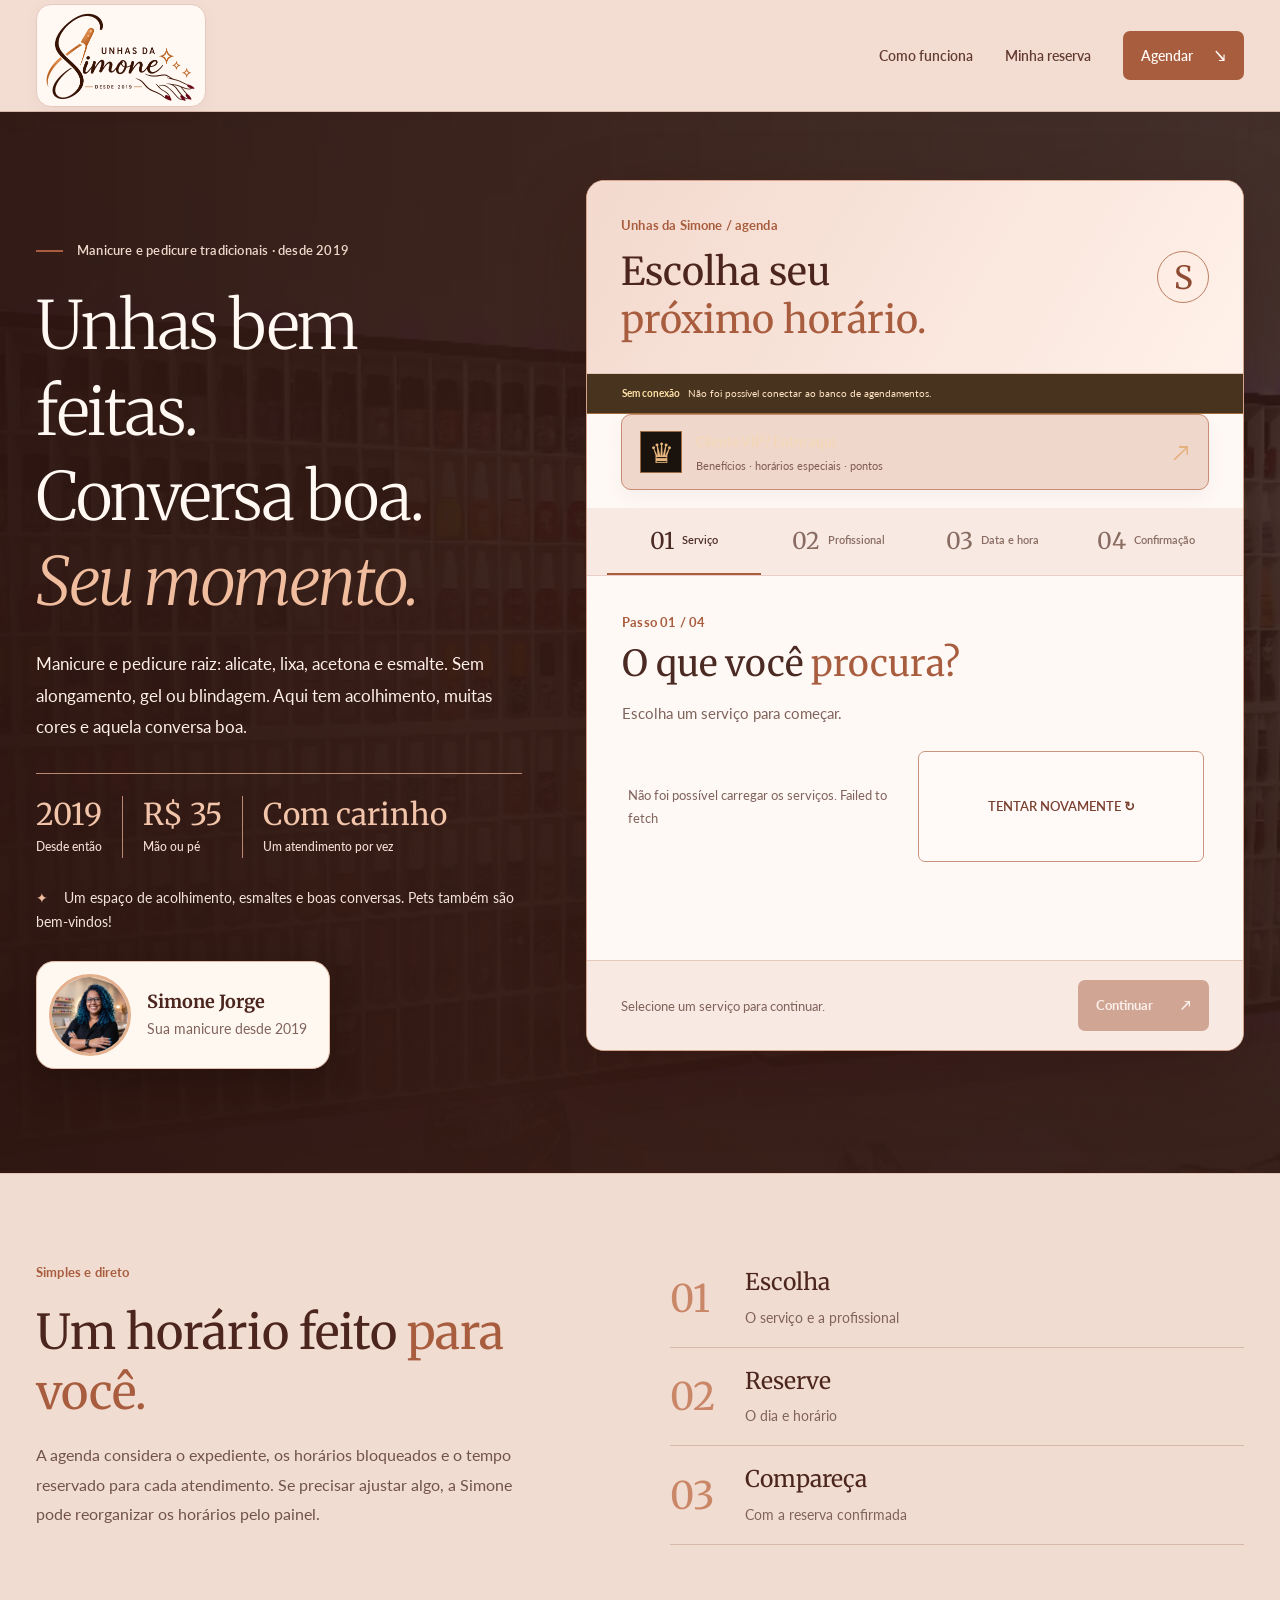
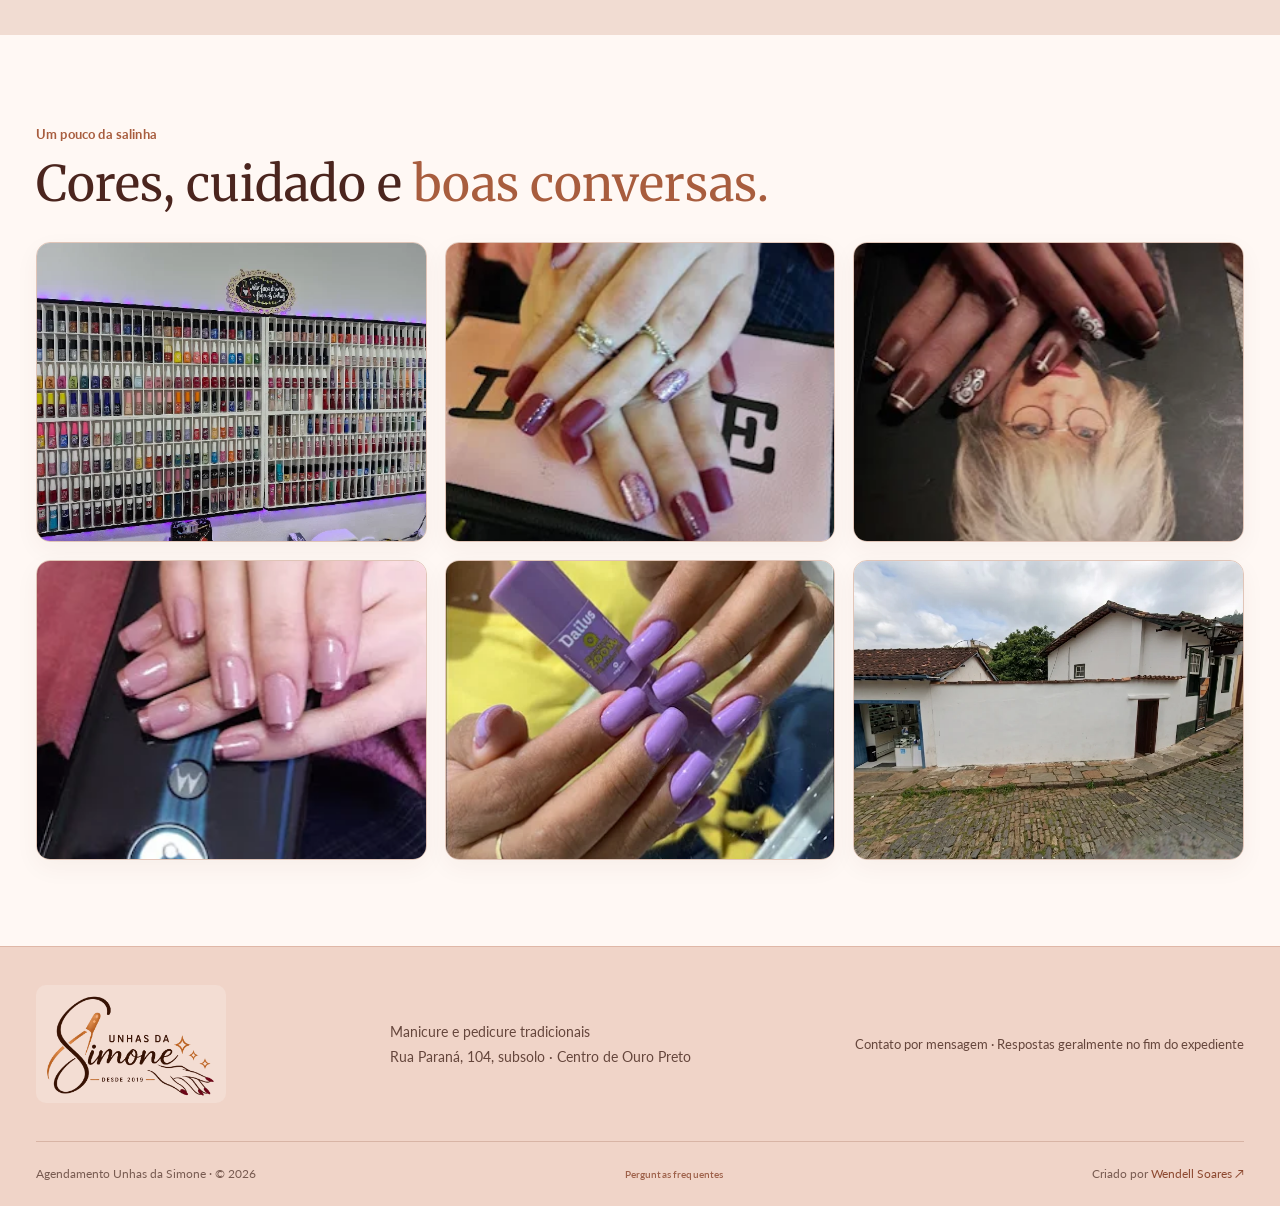
<file: index.html>
<!DOCTYPE html>

<html lang="pt-BR">
<head>
<meta charset="utf-8"/><meta content="width=device-width,initial-scale=1" name="viewport"/>
<meta content="#f1d8cc" name="theme-color"/><meta content="Manicure e pedicure tradicionais no Centro de Ouro Preto, MG. Agende com Simone Jorge na Unhas da Simone: atendimento acolhedor, preço fixo e hora marcada." name="description"/><link href="assets/manifest.webmanifest" rel="manifest"/><link href="assets/favicon-32.png" rel="icon"/>
<meta name="robots" content="index,follow,max-image-preview:large"/>
<link rel="canonical" href="https://simonejorge.github.io/unhasdasimone/"/>
<meta property="og:locale" content="pt_BR"/>
<meta property="og:type" content="website"/>
<meta property="og:site_name" content="Unhas da Simone"/>
<meta property="og:title" content="Unhas da Simone | Manicure e pedicure em Ouro Preto, MG"/>
<meta property="og:description" content="Manicure e pedicure tradicionais no Centro de Ouro Preto, MG. Agende com Simone Jorge na Unhas da Simone: atendimento acolhedor, preço fixo e hora marcada."/>
<meta property="og:url" content="https://simonejorge.github.io/unhasdasimone/"/>
<meta property="og:image" content="https://simonejorge.github.io/unhasdasimone/assets/logo-simone-oficial.png"/>
<meta property="og:image:alt" content="Identidade visual da Unhas da Simone"/>
<meta name="twitter:card" content="summary_large_image"/>
<meta name="twitter:title" content="Unhas da Simone | Manicure e pedicure em Ouro Preto, MG"/>
<meta name="twitter:description" content="Manicure e pedicure tradicionais no Centro de Ouro Preto, MG. Agende com Simone Jorge."/>
<meta name="twitter:image" content="https://simonejorge.github.io/unhasdasimone/assets/logo-simone-oficial.png"/>
<script type="application/ld+json">{"@context":"https://schema.org","@type":"NailSalon","@id":"https://simonejorge.github.io/unhasdasimone/#business","name":"Unhas da Simone","url":"https://simonejorge.github.io/unhasdasimone/","image":"https://simonejorge.github.io/unhasdasimone/assets/logo-simone-oficial.png","logo":"https://simonejorge.github.io/unhasdasimone/assets/logo-simone-oficial.png","description":"Manicure e pedicure tradicionais no Centro de Ouro Preto, MG. Atendimento acolhedor, preço fixo e hora marcada com Simone Jorge.","priceRange":"R$ 35–70","address":{"@type":"PostalAddress","streetAddress":"Rua Paraná, 104, subsolo","addressLocality":"Ouro Preto","addressRegion":"MG","addressCountry":"BR"},"areaServed":{"@type":"City","name":"Ouro Preto"}}</script>
<title>Unhas da Simone | Manicure e pedicure em Ouro Preto, MG</title>
<link href="https://fonts.googleapis.com" rel="preconnect"/><link crossorigin="" href="https://fonts.gstatic.com" rel="preconnect"/>
<link href="https://fonts.googleapis.com/css2?family=Lato:wght@300;400;500;600;700;900&amp;family=Merriweather:ital,wght@0,300;0,400;0,700;1,300;1,400&amp;display=swap" rel="stylesheet"/>
<link href="style.css?v=logo-oficial-1" rel="stylesheet"/>

</head>
<body class="public-site">
<header class="topbar topbar-official">
<div class="wrap topbar-inner">
<a aria-label="Unhas da Simone — desde 2019" class="brand brand-official" href="index.html"><img alt="Logo oficial Unhas da Simone, com assinatura desde 2019" height="103" src="assets/logo-simone-oficial.png" width="170"/></a>
<nav aria-label="Navegação"><a class="top-link" href="#como-funciona">Como funciona</a><a class="top-link" href="minha.html">Minha reserva</a><a class="top-cta" href="#formulario">Agendar <span>↘</span></a></nav>
</div>
</header>
<main>
<section class="booking-hero">
<div aria-hidden="true" class="hero-image"></div><div aria-hidden="true" class="hero-mask"></div>
<div class="wrap hero-layout">
<div class="hero-copy">
<div class="eyebrow"><span></span> Manicure e pedicure tradicionais · desde 2019</div>
<h1>Unhas bem feitas.<br/>Conversa boa.<br/><em>Seu momento.</em></h1>
<p class="hero-desc">Manicure e pedicure raiz: alicate, lixa, acetona e esmalte. Sem alongamento, gel ou blindagem. Aqui tem acolhimento, muitas cores e aquela conversa boa.</p>
<div class="hero-proof"><div><strong>2019</strong><span>Desde então</span></div><div><strong>R$ 35</strong><span>Mão ou pé</span></div><div><strong>Com carinho</strong><span>Um atendimento por vez</span></div></div>
<div class="hero-note"><i>✦</i> Um espaço de acolhimento, esmaltes e boas conversas. Pets também são bem-vindos!</div>
<div class="hero-profile-card"><img alt="Simone Jorge, manicure da Unhas da Simone" class="hero-profile" height="240" loading="lazy" src="assets/avatar-simone.webp" width="180"/><div><strong>Simone Jorge</strong><span>Sua manicure desde 2019</span></div></div>
</div>
<div class="booking-shell" id="formulario">
<div class="shell-header"><div><span class="micro">Unhas da Simone / agenda</span><h2>Escolha seu<br/><em>próximo horário.</em></h2></div><div class="shell-mark">S</div></div>
<div class="demo-banner" hidden="" id="demoBanner"><strong>Sem conexão</strong><span>Não foi possível conectar ao banco de agendamentos.</span></div>
<button aria-controls="vipDialog" aria-haspopup="dialog" class="vip-hero-cta" id="vipToggle" type="button">
<span aria-hidden="true" class="vip-hero-crown">♛</span>
<span class="vip-hero-copy"><strong id="vipToggleTitle">Cliente VIP? Entre aqui</strong><small id="vipToggleText">Benefícios · horários especiais · pontos</small></span>
<span aria-hidden="true" class="vip-hero-arrow">↗</span>
</button>
<dialog aria-labelledby="vipDialogTitle" class="vip-dialog" id="vipDialog">
<div class="vip-dialog-inner">
<div class="vip-dialog-heading">
<div><span class="micro">Unhas da Simone · VIP</span><h2 id="vipDialogTitle">Área <em>VIP.</em></h2></div>
<button aria-label="Fechar acesso VIP" class="vip-dialog-close" id="closeVipDialog" type="button">×</button>
</div>
<div class="vip-access-panel" id="vipAccessPanel">
<p>Informe o código individual e o WhatsApp cadastrado para liberar seus benefícios, horários exclusivos e pontuação.</p>
<div class="vip-entry-grid"><div><label for="vipPhone">WhatsApp cadastrado</label><input autocomplete="tel" id="vipPhone" inputmode="tel" maxlength="25" placeholder="(31) 99999-9999" type="tel"/></div><div><label for="vipCode">Código VIP</label><input autocapitalize="characters" id="vipCode" maxlength="30" placeholder="VIP-XXXXXXXX" type="text"/></div><button id="validateVip" type="button">Acessar VIP ↗</button></div>
<p aria-live="polite" class="vip-message" id="vipMessage" role="status"></p>
<div class="vip-dashboard" hidden="" id="vipDashboard"></div>
</div>
</div>
</dialog>
<ol aria-label="Etapas da reserva" class="steps" id="steps">
<li class="active" data-step="1"><span>01</span><small>Serviço</small></li>
<li data-step="2"><span>02</span><small>Profissional</small></li>
<li data-step="3"><span>03</span><small>Data e hora</small></li>
<li data-step="4"><span>04</span><small>Confirmação</small></li>
</ol>
<div class="shell-body">
<section class="wizard-panel active" data-panel="1">
<div class="step-heading"><span class="micro">Passo 01 / 04</span><h3>O que você <em>procura?</em></h3><p>Escolha um serviço para começar.</p></div>
<div aria-label="Serviços disponíveis" class="service-options" id="serviceOptions"></div>
</section>
<section class="wizard-panel" data-panel="2">
<div class="step-heading"><span class="micro">Passo 02 / 04</span><h3>Vamos cuidar das suas <em>unhas?</em></h3><p>Escolha quem vai cuidar das suas unhas.</p></div>
<div class="pro-options" id="proOptions"></div>
</section>
<section class="wizard-panel" data-panel="3">
<div class="step-heading"><span class="micro">Passo 03 / 04</span><h3>Reserve seu <em>melhor momento.</em></h3><p>Os horários exibidos refletem a agenda atual do profissional.</p></div>
<div class="calendar-bar"><div><span class="micro">Escolha o dia</span><strong id="monthTitle">—</strong></div><div class="calendar-arrows"><button aria-label="Datas anteriores" id="datePrev" type="button"><svg aria-hidden="true" viewbox="0 0 24 24"><path d="m15 18-6-6 6-6"></path></svg></button><button aria-label="Próximas datas" id="dateNext" type="button"><svg aria-hidden="true" viewbox="0 0 24 24"><path d="m9 18 6-6-6-6"></path></svg></button></div></div>
<div aria-label="Escolha a data" class="days-strip" id="daysStrip"></div>
<div class="times-heading"><span class="micro">Horários disponíveis</span><span id="availabilityMeta">—</span></div>
<div aria-live="polite" class="slots-area" id="slotArea"><div class="empty-note">Escolha uma data para consultar os horários.</div></div>
</section>
<section class="wizard-panel" data-panel="4">
<div class="step-heading"><span class="micro">Passo 04 / 04</span><h3>Falta pouco para <em>confirmar.</em></h3><p>Confira os detalhes e informe seus dados.</p></div>
<div class="summary" id="summary"></div>
<form id="bookingForm" novalidate="">
<label for="clientName">Seu nome <b>*</b></label><input autocomplete="name" id="clientName" maxlength="100" name="name" placeholder="Como podemos chamar você?" required=""/>
<div class="field-grid"><div><label for="clientPhone">WhatsApp com DDD <b>*</b></label><input autocomplete="tel" id="clientPhone" inputmode="tel" maxlength="25" name="phone" placeholder="(31) 99999-9999" required="" type="tel"/></div><div><label for="clientEmail">E-mail <small>(Opcional)</small></label><input autocomplete="email" id="clientEmail" maxlength="150" name="email" placeholder="voce@exemplo.com" type="email"/></div></div>
<div class="coupon-entry">
<label for="clientCouponCode">Cupom de desconto <small>(Opcional)</small></label>
<div class="coupon-entry-row"><input autocomplete="off" id="clientCouponCode" maxlength="30" placeholder="Digite seu código" type="text"/><button id="applyCoupon" type="button">Aplicar</button></div>
<p aria-live="polite" class="coupon-message" id="couponMessage" role="status"></p>
</div>
<label for="clientNotes">Observação <small>(Opcional)</small></label><textarea id="clientNotes" maxlength="400" placeholder="Algo que a equipe deva saber antes do atendimento?" rows="2"></textarea>
<label class="consent"><input id="consent" type="checkbox"/><span>Concordo com o uso dos meus dados para realizar e administrar esta reserva. Dados usados apenas para a finalidade do agendamento. <b>*</b></span></label>
<p class="form-error" hidden="" id="formError" role="alert"></p>
</form>
</section>
<section class="wizard-panel" data-panel="5" id="confirmedPanel">
<div class="confirmed-ornament">✦</div>
<span class="micro">Reserva confirmada</span><h3>Horário <em>garantido.</em></h3>
<p>Seu horário foi registrado na agenda da Unhas da Simone.</p>
<div class="summary" id="confirmationInfo"></div>
<div class="confirmation-actions">
<a class="action-primary" href="#" id="googleCalendarLink" rel="noopener noreferrer" target="_blank">Adicionar ao Google Agenda <span>↗</span></a>
<button class="action-secondary" id="downloadCalendar" type="button">Salvar na agenda do celular (.ics)</button>
<a class="action-secondary" href="#" id="whatsappSummary" rel="noopener noreferrer" target="_blank">Enviar resumo para meu WhatsApp ↗</a>
<a class="action-secondary" href="minha.html" id="manageLink">Ver / cancelar minha reserva ↗</a>
<a class="action-secondary" href="index.html">Voltar ao início ↗</a>
</div>
<p class="soft-note">O arquivo de agenda inclui alertas de 1 hora e 30 minutos antes, quando o aplicativo de calendário aceita esses avisos. No Google Agenda, os alertas também respeitam as notificações configuradas na sua conta. No WhatsApp, confira o resumo e toque em enviar.</p>
<button class="action-secondary" id="newBooking" type="button">Fazer novo agendamento ↗</button>
</section>
</div>
<div class="shell-footer" id="wizardFooter"><button class="back-btn" hidden="" id="backBtn" type="button">← Voltar</button><span class="step-hint" id="stepHint">Selecione um serviço para continuar.</span><button class="next-btn" disabled="" id="nextBtn" type="button">Continuar <span>↗</span></button></div>
</div>
</div>
</section>
<section class="how-section" id="como-funciona" data-reveal><div class="wrap"><div><p class="micro">Simples e direto</p><h2>Um horário feito <em>para você.</em></h2><p>A agenda considera o expediente, os horários bloqueados e o tempo reservado para cada atendimento. Se precisar ajustar algo, a Simone pode reorganizar os horários pelo painel.</p></div><div class="how-list"><div><span>01</span><strong>Escolha</strong><small>O serviço e a profissional</small></div><div><span>02</span><strong>Reserve</strong><small>O dia e horário</small></div><div><span>03</span><strong>Compareça</strong><small>Com a reserva confirmada</small></div></div></div></section>
<section class="gallery-section" id="salinha" data-reveal>
<div class="wrap">
<p class="micro">Um pouco da salinha</p>
<h2>Cores, cuidado e <em>boas conversas.</em></h2>
<div class="gallery-grid">
<img alt="Coleção de esmaltes da Unhas da Simone" loading="lazy" src="assets/esmaltes.webp"/>
<img alt="Unhas esmaltadas em tom vinho com detalhes" loading="lazy" src="assets/trabalho-01.webp"/>
<img alt="Trabalho de manicure com decoração nas unhas" loading="lazy" src="assets/trabalho-02.webp"/>
<img alt="Unhas com esmaltação em tom rosado" loading="lazy" src="assets/trabalho-03.webp"/>
<img alt="Unhas em tom lilás" loading="lazy" src="assets/trabalho-04.webp"/>
<img alt="Fachada do espaço Unhas da Simone" loading="lazy" src="assets/espaco.webp"/>
</div>
</div>
</section>
</main>

<footer class="site-footer"><div class="wrap"><div class="footer-main"><div class="footer-brand"><img alt="Unhas da Simone — logo completa, desde 2019" height="130" src="assets/logo-simone-oficial.png" width="140"/></div><p>Manicure e pedicure tradicionais<br/>Rua Paraná, 104, subsolo · Centro de Ouro Preto</p><span>Contato por mensagem · Respostas geralmente no fim do expediente</span></div><div class="footer-small"><span>Agendamento Unhas da Simone · © <span id="currentYear">2026</span></span><span><a class="footer-faq-link" href="faq/">Perguntas frequentes</a></span><span>Criado por <a href="https://wendellsoares.jor.br" rel="noopener noreferrer" target="_blank">Wendell Soares ↗</a></span></div></div></footer>
<script>if('serviceWorker' in navigator){window.addEventListener('load',()=>navigator.serviceWorker.register('./sw.js').catch(()=>{}));}</script>
<script>
  document.addEventListener('DOMContentLoaded', () => {
    const revealTargets = document.querySelectorAll('[data-reveal], .hero-copy, .booking-shell');
    if (window.matchMedia('(prefers-reduced-motion: reduce)').matches) {
      revealTargets.forEach(el => el.classList.add('is-visible'));
      return;
    }
    revealTargets.forEach(el => el.classList.add('reveal-on-scroll'));
    if (!('IntersectionObserver' in window)) {
      revealTargets.forEach(el => el.classList.add('is-visible'));
      return;
    }
    const observer = new IntersectionObserver(entries => {
      entries.forEach(entry => {
        if (entry.isIntersecting) {
          entry.target.classList.add('is-visible');
          observer.unobserve(entry.target);
        }
      });
    }, { threshold: 0.12, rootMargin: '0px 0px -35px 0px' });
    revealTargets.forEach(el => observer.observe(el));
  });
</script>
<script defer="" src="app.js?v=google-live-freebusy-1"></script>
</body>
</html>
</file>
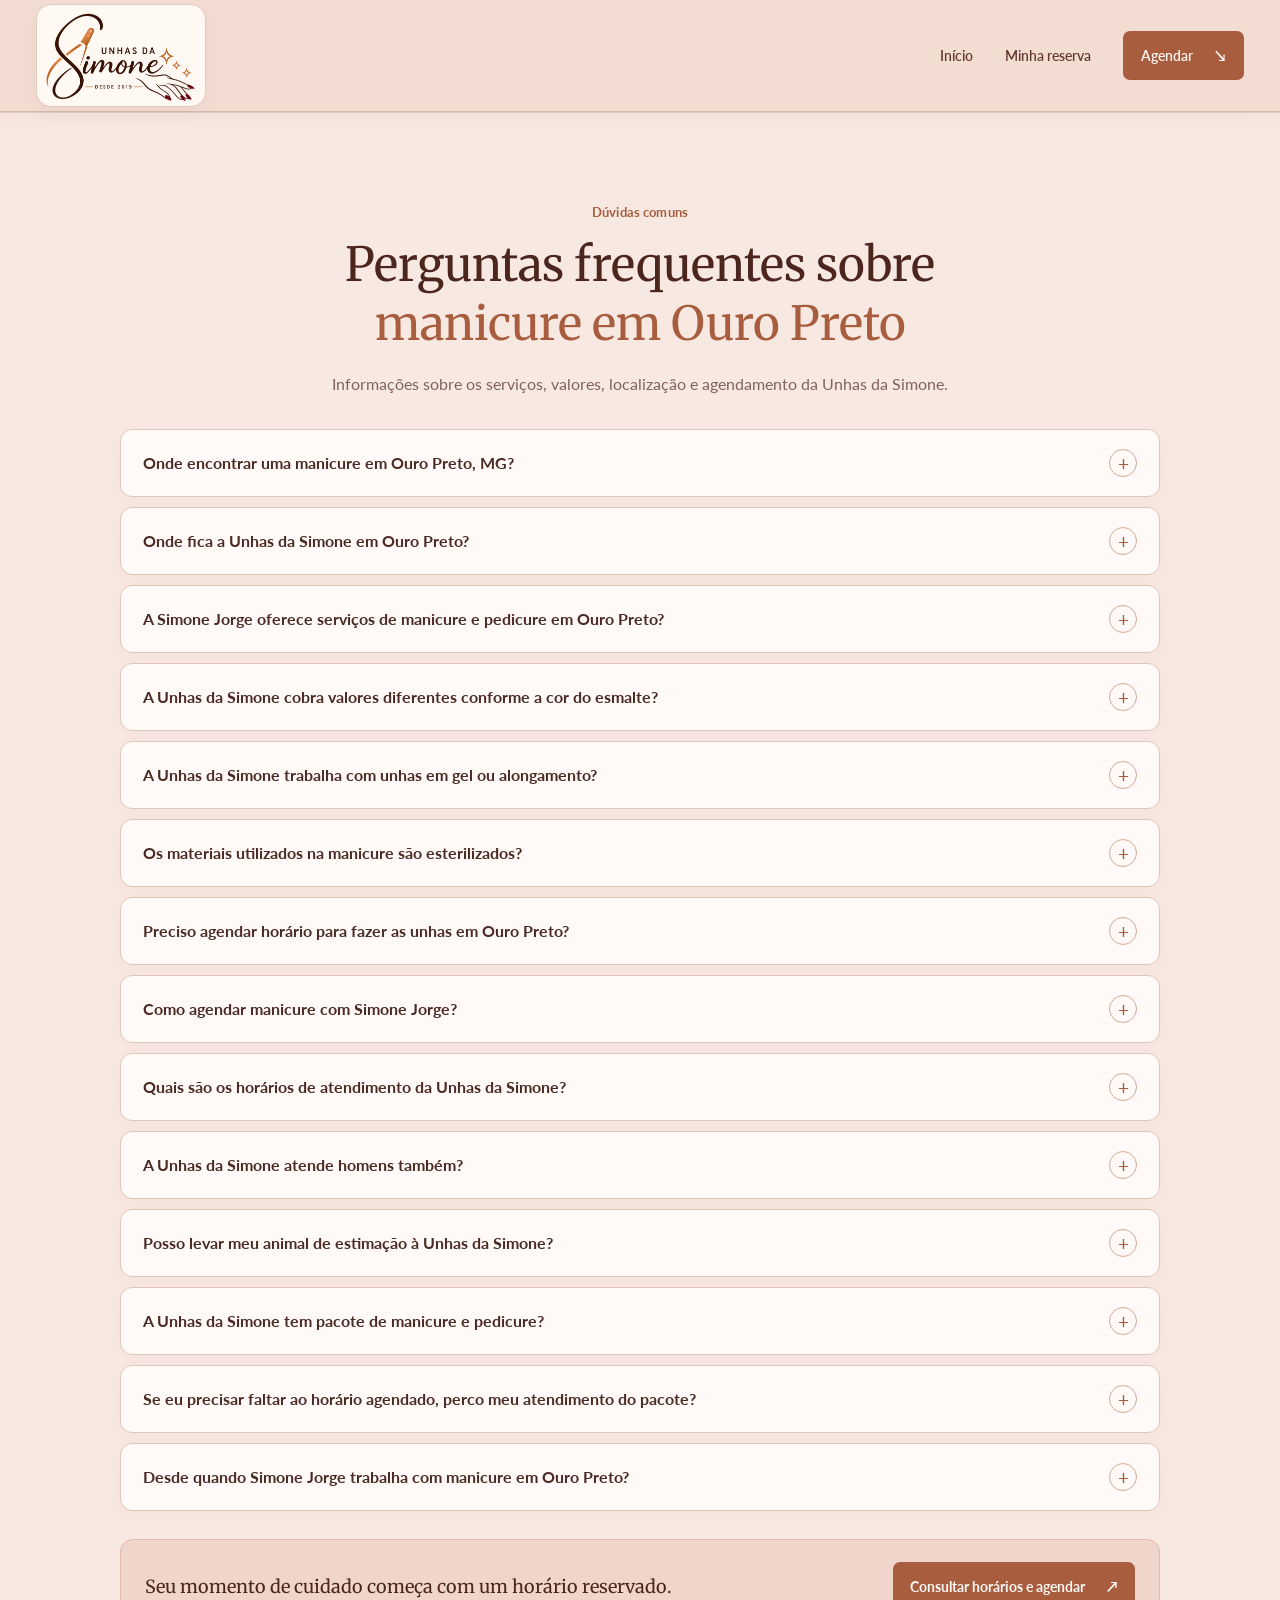
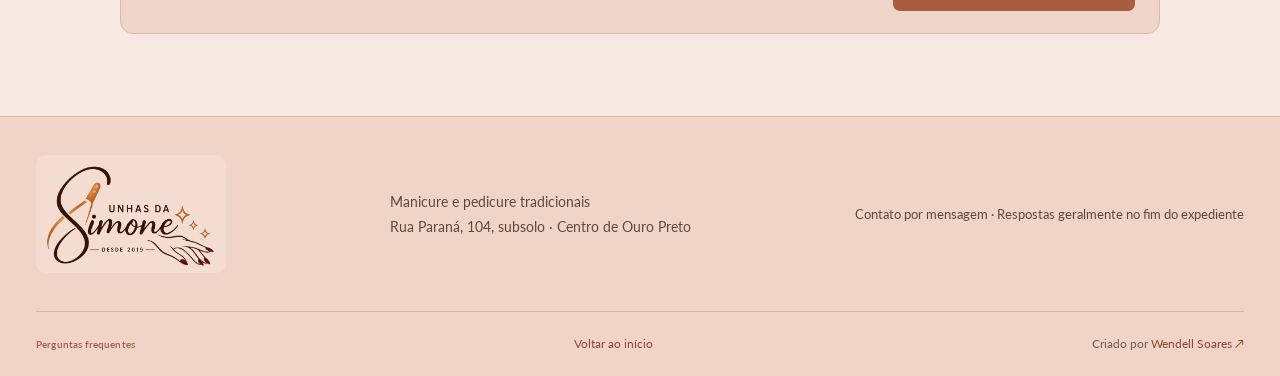
<file: faq/index.html>
<!DOCTYPE html>
<html lang="pt-BR">
<head>
<meta charset="utf-8"/>
<meta name="viewport" content="width=device-width,initial-scale=1"/>
<meta name="theme-color" content="#f1d8cc"/>
<meta name="description" content="Veja respostas sobre manicure e pedicure em Ouro Preto, valores, endereço, horários, esmaltação tradicional e agendamento com Simone Jorge na Unhas da Simone."/>
<meta name="robots" content="index,follow,max-image-preview:large"/>
<link rel="canonical" href="https://simonejorge.github.io/unhasdasimone/faq/"/>
<link href="../assets/manifest.webmanifest" rel="manifest"/>
<link href="../assets/favicon-32.png" rel="icon"/>
<meta property="og:locale" content="pt_BR"/>
<meta property="og:type" content="website"/>
<meta property="og:site_name" content="Unhas da Simone"/>
<meta property="og:title" content="Perguntas frequentes | Unhas da Simone em Ouro Preto"/>
<meta property="og:description" content="Tire suas dúvidas sobre serviços, preços, localização, horários e agendamento de manicure e pedicure em Ouro Preto."/>
<meta property="og:url" content="https://simonejorge.github.io/unhasdasimone/faq/"/>
<meta property="og:image" content="https://simonejorge.github.io/unhasdasimone/assets/logo-simone-oficial.png"/>
<meta property="og:image:alt" content="Identidade visual da Unhas da Simone"/>
<meta name="twitter:card" content="summary_large_image"/>
<meta name="twitter:title" content="Perguntas frequentes | Unhas da Simone em Ouro Preto"/>
<meta name="twitter:description" content="Respostas sobre manicure, pedicure, preços e agendamento com Simone Jorge em Ouro Preto."/>
<meta name="twitter:image" content="https://simonejorge.github.io/unhasdasimone/assets/logo-simone-oficial.png"/>
<title>Perguntas frequentes | Unhas da Simone em Ouro Preto</title>
<link href="https://fonts.googleapis.com" rel="preconnect"/>
<link crossorigin="" href="https://fonts.gstatic.com" rel="preconnect"/>
<link href="https://fonts.googleapis.com/css2?family=Lato:wght@300;400;500;600;700;900&amp;family=Merriweather:ital,wght@0,300;0,400;0,700;1,300;1,400&amp;display=swap" rel="stylesheet"/>
<link href="../style.css?v=logo-oficial-1" rel="stylesheet"/>
<script type="application/ld+json">{"@context":"https://schema.org","@type":"FAQPage","mainEntity":[{"@type":"Question","name":"Onde encontrar uma manicure em Ouro Preto, MG?","acceptedAnswer":{"@type":"Answer","text":"A Unhas da Simone é o espaço de manicure e pedicure tradicionais da Simone Jorge, no Centro de Ouro Preto, Minas Gerais. Um lugar para cuidar das unhas com atenção, acolhimento e conversa boa. O atendimento é realizado com hora marcada."}},{"@type":"Question","name":"Onde fica a Unhas da Simone em Ouro Preto?","acceptedAnswer":{"@type":"Answer","text":"A Unhas da Simone fica na Rua Paraná, 104, subsolo, na região central de Ouro Preto, MG. Consulte a localização no Google Maps e trace sua rota."}},{"@type":"Question","name":"A Simone Jorge oferece serviços de manicure e pedicure em Ouro Preto?","acceptedAnswer":{"@type":"Answer","text":"Sim! Simone Jorge oferece manicure e pedicure tradicionais na Unhas da Simone. O atendimento inclui cuidados com as unhas das mãos e dos pés, preparação, cuidado com as cutículas e esmaltação convencional."}},{"@type":"Question","name":"A Unhas da Simone cobra valores diferentes conforme a cor do esmalte?","acceptedAnswer":{"@type":"Answer","text":"Não. O preço é fixo: R$ 35 para mãos e R$ 35 para pés, com ou sem esmalte e com ou sem retirada de cutículas. Se quiser fazer mãos e pés no mesmo atendimento, o total é R$ 70. A cor escolhida não altera o valor."}},{"@type":"Question","name":"A Unhas da Simone trabalha com unhas em gel ou alongamento?","acceptedAnswer":{"@type":"Answer","text":"Não. A Unhas da Simone é especializada em manicure e pedicure tradicionais. Não oferece alongamento, unhas em gel, acrílico, banho de gel ou blindagem. O foco é o cuidado das unhas naturais com técnicas tradicionais."}},{"@type":"Question","name":"Os materiais utilizados na manicure são esterilizados?","acceptedAnswer":{"@type":"Answer","text":"Sim. A higiene é prioridade: os materiais utilizados nos atendimentos são esterilizados. Para clientes fixas ou recorrentes, Simone prefere manter um kit individual. Se você já tiver seu próprio kit de alicate, espátula e cortador, também pode trazê-lo."}},{"@type":"Question","name":"Preciso agendar horário para fazer as unhas em Ouro Preto?","acceptedAnswer":{"@type":"Answer","text":"Sim. A Unhas da Simone atende com hora marcada. Consulte a agenda online para verificar as datas e os horários disponíveis e reservar seu momento, sem precisar esperar na salinha."}},{"@type":"Question","name":"Como agendar manicure com Simone Jorge?","acceptedAnswer":{"@type":"Answer","text":"É simples: acesse a agenda online da Unhas da Simone, escolha o serviço, selecione a profissional, consulte as datas e os horários disponíveis e informe seus dados para confirmar a reserva. Acesse a agenda e faça seu agendamento."}},{"@type":"Question","name":"Quais são os horários de atendimento da Unhas da Simone?","acceptedAnswer":{"@type":"Answer","text":"O atendimento costuma acontecer de terça a sexta-feira, das 9h às 19h, e aos sábados, das 9h às 13h. Os horários podem variar e a disponibilidade é organizada pela agenda. Consulte as opções online antes de se deslocar."}},{"@type":"Question","name":"A Unhas da Simone atende homens também?","acceptedAnswer":{"@type":"Answer","text":"Sim! O atendimento é aberto a todos os gêneros, sem distinção. Qualquer pessoa que queira cuidar das unhas das mãos ou dos pés pode agendar com Simone Jorge."}},{"@type":"Question","name":"Posso levar meu animal de estimação à Unhas da Simone?","acceptedAnswer":{"@type":"Answer","text":"Pode sim! Os pets são bem-vindos na salinha. A proposta é oferecer um ambiente acolhedor para você aproveitar seu momento de cuidado. Se vier com seu bichinho, ele também será bem recebido."}},{"@type":"Question","name":"A Unhas da Simone tem pacote de manicure e pedicure?","acceptedAnswer":{"@type":"Answer","text":"Sim. Há um pacote de seis atendimentos por R$ 140, válido por até dois meses. Você pode combinar os serviços de mãos e pés conforme sua necessidade. O pacote é pago no dia do primeiro atendimento."}},{"@type":"Question","name":"Se eu precisar faltar ao horário agendado, perco meu atendimento do pacote?","acceptedAnswer":{"@type":"Answer","text":"Não necessariamente. Se precisar faltar, avise Simone com antecedência para que o atendimento não seja descontado do pacote. A comunicação antecipada também ajuda a reorganizar a agenda."}},{"@type":"Question","name":"Desde quando Simone Jorge trabalha com manicure em Ouro Preto?","acceptedAnswer":{"@type":"Answer","text":"A Unhas da Simone está presente desde 2019, oferecendo serviços tradicionais de manicure e pedicure em Ouro Preto. A proposta continua a mesma: unhas bem feitas, conversa boa e um momento de cuidado reservado para cada pessoa."}}]}</script>
</head>
<body class="public-site">
<header class="topbar topbar-official">
<div class="wrap topbar-inner">
<a aria-label="Unhas da Simone — desde 2019" class="brand brand-official" href="../index.html"><img alt="Logo oficial Unhas da Simone, com assinatura desde 2019" height="103" src="../assets/logo-simone-oficial.png" width="170"/></a>
<nav aria-label="Navegação"><a class="top-link" href="../index.html">Início</a><a class="top-link" href="../minha.html">Minha reserva</a><a class="top-cta" href="../index.html#formulario">Agendar <span>↘</span></a></nav>
</div>
</header>
<main>
<section aria-labelledby="faq-title" class="faq-section"  id="perguntas-frequentes">
<div class="wrap faq-wrap">
<div class="faq-intro">
<p class="micro">Dúvidas comuns</p>
<h1 id="faq-title">Perguntas frequentes sobre <em>manicure em Ouro Preto</em></h1>
<p>Informações sobre os serviços, valores, localização e agendamento da Unhas da Simone.</p>
</div>
<div class="faq-list">
<details class="faq-item">
<summary>Onde encontrar uma manicure em Ouro Preto, MG?</summary>
<div class="faq-answer"><p>A Unhas da Simone é o espaço de manicure e pedicure tradicionais da Simone Jorge, no Centro de Ouro Preto, Minas Gerais. Um lugar para cuidar das unhas com atenção, acolhimento e conversa boa. O atendimento é realizado com hora marcada.</p></div>
</details>
<details class="faq-item">
<summary>Onde fica a Unhas da Simone em Ouro Preto?</summary>
<div class="faq-answer"><p>A Unhas da Simone fica na Rua Paraná, 104, subsolo, na região central de Ouro Preto, MG. <a href="https://www.google.com/maps/search/?api=1&amp;query=Rua+Paran%C3%A1+104+subsolo+Centro+Ouro+Preto+MG" rel="noopener noreferrer" target="_blank">Consulte a localização no Google Maps e trace sua rota.</a></p></div>
</details>
<details class="faq-item">
<summary>A Simone Jorge oferece serviços de manicure e pedicure em Ouro Preto?</summary>
<div class="faq-answer"><p>Sim! Simone Jorge oferece manicure e pedicure tradicionais na Unhas da Simone. O atendimento inclui cuidados com as unhas das mãos e dos pés, preparação, cuidado com as cutículas e esmaltação convencional.</p></div>
</details>
<details class="faq-item">
<summary>A Unhas da Simone cobra valores diferentes conforme a cor do esmalte?</summary>
<div class="faq-answer"><p>Não. O preço é fixo: R$ 35 para mãos e R$ 35 para pés, com ou sem esmalte e com ou sem retirada de cutículas. Se quiser fazer mãos e pés no mesmo atendimento, o total é R$ 70. A cor escolhida não altera o valor.</p></div>
</details>
<details class="faq-item">
<summary>A Unhas da Simone trabalha com unhas em gel ou alongamento?</summary>
<div class="faq-answer"><p>Não. A Unhas da Simone é especializada em manicure e pedicure tradicionais. Não oferece alongamento, unhas em gel, acrílico, banho de gel ou blindagem. O foco é o cuidado das unhas naturais com técnicas tradicionais.</p></div>
</details>
<details class="faq-item">
<summary>Os materiais utilizados na manicure são esterilizados?</summary>
<div class="faq-answer"><p>Sim. A higiene é prioridade: os materiais utilizados nos atendimentos são esterilizados. Para clientes fixas ou recorrentes, Simone prefere manter um kit individual. Se você já tiver seu próprio kit de alicate, espátula e cortador, também pode trazê-lo.</p></div>
</details>
<details class="faq-item">
<summary>Preciso agendar horário para fazer as unhas em Ouro Preto?</summary>
<div class="faq-answer"><p>Sim. A Unhas da Simone atende com hora marcada. Consulte a agenda online para verificar as datas e os horários disponíveis e reservar seu momento, sem precisar esperar na salinha.</p></div>
</details>
<details class="faq-item">
<summary>Como agendar manicure com Simone Jorge?</summary>
<div class="faq-answer"><p>É simples: acesse a agenda online da Unhas da Simone, escolha o serviço, selecione a profissional, consulte as datas e os horários disponíveis e informe seus dados para confirmar a reserva. <a href="../index.html#formulario">Acesse a agenda e faça seu agendamento.</a></p></div>
</details>
<details class="faq-item">
<summary>Quais são os horários de atendimento da Unhas da Simone?</summary>
<div class="faq-answer"><p>O atendimento costuma acontecer de terça a sexta-feira, das 9h às 19h, e aos sábados, das 9h às 13h. Os horários podem variar e a disponibilidade é organizada pela agenda. Consulte as opções online antes de se deslocar.</p></div>
</details>
<details class="faq-item">
<summary>A Unhas da Simone atende homens também?</summary>
<div class="faq-answer"><p>Sim! O atendimento é aberto a todos os gêneros, sem distinção. Qualquer pessoa que queira cuidar das unhas das mãos ou dos pés pode agendar com Simone Jorge.</p></div>
</details>
<details class="faq-item">
<summary>Posso levar meu animal de estimação à Unhas da Simone?</summary>
<div class="faq-answer"><p>Pode sim! Os pets são bem-vindos na salinha. A proposta é oferecer um ambiente acolhedor para você aproveitar seu momento de cuidado. Se vier com seu bichinho, ele também será bem recebido.</p></div>
</details>
<details class="faq-item">
<summary>A Unhas da Simone tem pacote de manicure e pedicure?</summary>
<div class="faq-answer"><p>Sim. Há um pacote de seis atendimentos por R$ 140, válido por até dois meses. Você pode combinar os serviços de mãos e pés conforme sua necessidade. O pacote é pago no dia do primeiro atendimento.</p></div>
</details>
<details class="faq-item">
<summary>Se eu precisar faltar ao horário agendado, perco meu atendimento do pacote?</summary>
<div class="faq-answer"><p>Não necessariamente. Se precisar faltar, avise Simone com antecedência para que o atendimento não seja descontado do pacote. A comunicação antecipada também ajuda a reorganizar a agenda.</p></div>
</details>
<details class="faq-item">
<summary>Desde quando Simone Jorge trabalha com manicure em Ouro Preto?</summary>
<div class="faq-answer"><p>A Unhas da Simone está presente desde 2019, oferecendo serviços tradicionais de manicure e pedicure em Ouro Preto. A proposta continua a mesma: unhas bem feitas, conversa boa e um momento de cuidado reservado para cada pessoa.</p></div>
</details>
</div>
<div class="faq-cta"><p>Seu momento de cuidado começa com um horário reservado.</p><a class="faq-book" href="../index.html#formulario">Consultar horários e agendar <span aria-hidden="true">↗</span></a></div>
</div>
</section>
</main>
<footer class="site-footer"><div class="wrap"><div class="footer-main"><div class="footer-brand"><img alt="Unhas da Simone — logo completa, desde 2019" height="130" src="../assets/logo-simone-oficial.png" width="140"/></div><p>Manicure e pedicure tradicionais<br/>Rua Paraná, 104, subsolo · Centro de Ouro Preto</p><span>Contato por mensagem · Respostas geralmente no fim do expediente</span></div><div class="footer-small"><span><a class="footer-faq-link" href="./">Perguntas frequentes</a></span><span><a href="../index.html">Voltar ao início</a></span><span>Criado por <a href="https://wendellsoares.jor.br" rel="noopener noreferrer" target="_blank">Wendell Soares ↗</a></span></div></div></footer>
<script>if('serviceWorker' in navigator){window.addEventListener('load',()=>navigator.serviceWorker.register('../sw.js').catch(()=>{}));}</script>
</body>
</html>
</file>
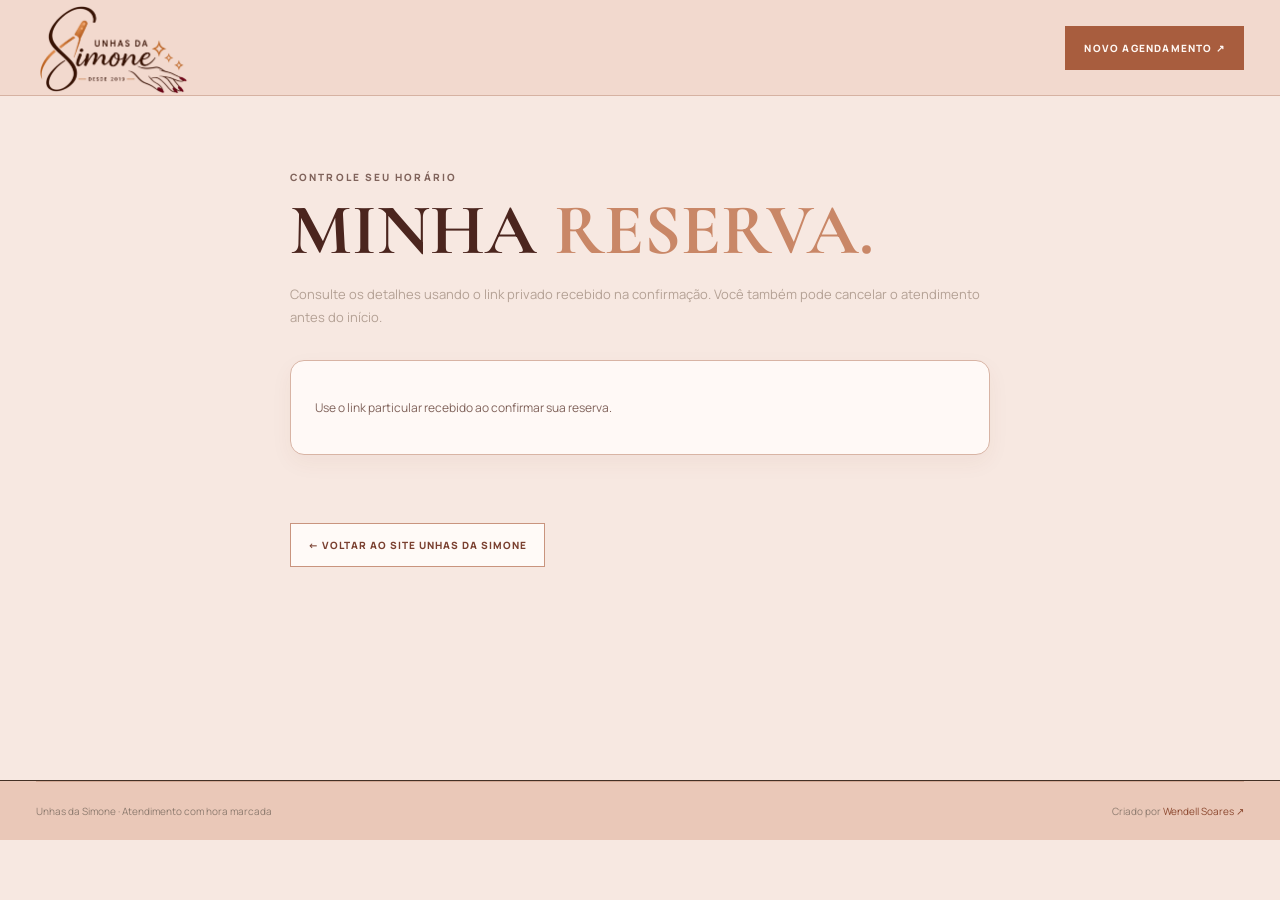
<file: minha.html>
<!doctype html><html lang="pt-BR"><head><meta charset="utf-8"><meta name="viewport" content="width=device-width,initial-scale=1"><meta name="robots" content="noindex,nofollow"><title>Minha reserva | Unhas da Simone</title><link rel="preconnect" href="https://fonts.googleapis.com"><link href="https://fonts.googleapis.com/css2?family=Cormorant+Garamond&family=Manrope:wght@400;500;600;700;800&display=swap" rel="stylesheet"><link rel="stylesheet" href="style.css?v=logo-oficial-1"></head><body>
<header class="topbar topbar-official"><div class="wrap topbar-inner"><a href="index.html" class="brand brand-official" aria-label="Unhas da Simone — voltar ao agendamento"><img src="assets/logo-simone-oficial.png" alt="Logo oficial Unhas da Simone, com assinatura desde 2019" width="156" height="94"></a><a href="index.html" class="top-cta">NOVO AGENDAMENTO ↗</a></div></header>
<main class="my-page"><div class="wrap narrow"><p class="micro">CONTROLE SEU HORÁRIO</p><h1>MINHA <em>RESERVA.</em></h1><p>Consulte os detalhes usando o link privado recebido na confirmação. Você também pode cancelar o atendimento antes do início.</p><div class="my-card" id="myCard"><p>Carregando sua reserva...</p></div><p id="myMsg" class="notice"></p><a href="index.html" class="action-secondary inline-link">← VOLTAR AO SITE UNHAS DA SIMONE</a></div></main>
<footer class="site-footer"><div class="wrap footer-small"><span>Unhas da Simone · Atendimento com hora marcada</span><span>Criado por <a href="https://wendellsoares.jor.br" target="_blank" rel="noopener noreferrer">Wendell Soares ↗</a></span></div></footer><script src="minha.js" defer></script></body></html>
</file>
<file: style.css>
:root{--ink:#3a1d16;--bg:#f7e8e1;--card:#fff8f4;--card2:#f4ded4;--line:#d9b9aa;--accent:#a85d3e;--accent2:#c98767;--light:#4b2a24;--muted:#80635b;--font:'Manrope',Arial,sans-serif;--display:'Cormorant Garamond',Georgia,serif}
*,*::before,*::after{box-sizing:border-box}html{scroll-behavior:smooth}body{margin:0;color:var(--light);background:var(--bg);font-family:var(--font);-webkit-font-smoothing:antialiased}a{color:inherit;text-decoration:none}button,input,select,textarea{font:inherit}button{cursor:pointer}button:disabled{cursor:not-allowed;opacity:.48}img{max-width:100%;display:block}em{font-style:normal;color:var(--accent2)}.wrap{width:min(1260px,calc(100% - 72px));margin:0 auto}.micro{font-size:10px;letter-spacing:2.1px;color:var(--accent);font-weight:800;text-transform:uppercase}.topbar{height:86px;background:#100c0af2;border-bottom:1px solid #35271f;position:relative;z-index:10}.topbar-inner{height:100%;display:flex;align-items:center;justify-content:space-between}.brand{display:flex;align-items:center;gap:14px}.brand img{width:54px;height:54px;object-fit:contain}.brand>span{font:37px/.79 var(--display);letter-spacing:1px}.brand small{display:block;font:700 9px/1.8 var(--font);letter-spacing:5.8px;margin-top:4px}.topbar nav{display:flex;align-items:center;gap:35px}.top-link,.top-cta{font-size:10px;font-weight:800;letter-spacing:1.2px}.top-link:hover{color:var(--accent2)}.top-cta{background:var(--accent);color:#150e0a;padding:15px 19px;display:inline-flex;align-items:center;gap:22px}.top-cta:hover{background:var(--accent2)}
.booking-hero{min-height:800px;position:relative;padding:66px 0 105px;background:#140e0a;isolation:isolate}.hero-image{position:absolute;inset:0;background:url('assets/ambiente.webp') center/cover no-repeat;filter:sepia(.4) saturate(.7) brightness(.52);z-index:-2}.hero-mask{position:absolute;inset:0;background:linear-gradient(90deg,rgba(11,8,6,.96) 0%,rgba(15,10,7,.86) 40%,rgba(13,9,7,.68) 85%),linear-gradient(0deg,#100c0a 0%,transparent 50%);z-index:-1}.hero-layout{display:grid;grid-template-columns:minmax(0,.85fr) minmax(530px,1.15fr);gap:clamp(35px,5vw,90px);align-items:start}.hero-copy{padding-top:106px}.eyebrow{display:flex;align-items:center;gap:14px;color:#dbc3ac;letter-spacing:2px;font-size:10px;font-weight:800}.eyebrow span{background:var(--accent);width:27px;height:2px}.hero-copy>.micro{margin-top:43px}.hero-copy h1{font:400 clamp(73px,6.5vw,106px)/.87 var(--display);letter-spacing:.5px;margin:18px 0 27px}.hero-desc{font-size:14px;line-height:1.95;color:#cabbb0;max-width:430px}.hero-proof{display:flex;gap:0;margin-top:35px;padding-top:25px;border-top:1px solid #594537;max-width:430px}.hero-proof>div{padding-right:27px;margin-right:27px;border-right:1px solid #594537}.hero-proof>div:last-child{border:none;margin-right:0}.hero-proof strong{display:block;font:40px/.92 var(--display);color:var(--accent2)}.hero-proof span{font-size:8px;letter-spacing:1px;font-weight:700;color:#9f8e81}.hero-note{margin-top:50px;font-size:11px;color:#bdac9f}.hero-note i{color:var(--accent2);font-style:normal;margin-right:12px}
.booking-shell{background:#211913;border:1px solid #765035;box-shadow:0 35px 80px #0008;min-height:660px;max-width:720px;width:100%;justify-self:end}.shell-header{padding:34px 36px 29px;display:flex;align-items:center;justify-content:space-between;gap:20px;background:linear-gradient(115deg,#35261c,#231a14 70%);border-bottom:1px solid #5b4131}.shell-header h2{font:44px/.94 var(--display);margin:10px 0 0}.shell-mark{width:52px;height:52px;border-radius:50%;border:1px solid #b58a65;color:#bc9069;font:32px/52px var(--display);text-align:center;flex-shrink:0}.steps{list-style:none;display:grid;grid-template-columns:repeat(4,minmax(0,1fr));margin:0;padding:0 20px;background:#17120e;border-bottom:1px solid #38291e}.steps li{padding:18px 8px;display:flex;align-items:center;justify-content:center;gap:8px;border-bottom:2px solid transparent;color:#786b60}.steps li.active{border-color:var(--accent);color:#ffe4c4}.steps li.done{color:#b7a691}.steps li>span{font:23px var(--display)}.steps li small{font-size:8px;font-weight:800;letter-spacing:1px}.shell-body{padding:32px 35px 23px;min-height:384px}.wizard-panel{display:none}.wizard-panel.active{display:block;animation:fadeSlide .26s ease both}@keyframes fadeSlide{from{opacity:0;transform:translateY(7px)}to{opacity:1;transform:translateY(0)}}.step-heading{margin-bottom:22px}.step-heading h3{font:400 35px/1 var(--display);margin:7px 0}.step-heading>p{font-size:12px;color:#ad9c8f;line-height:1.7}.service-options{display:grid;grid-template-columns:1fr 1fr;gap:10px;max-height:380px;overflow:auto;scrollbar-color:#715038 transparent;padding:2px 4px 3px 0}.choice{border:1px solid #493629;background:#2c2119;padding:15px 14px;color:#f1e6da;display:flex;flex-direction:column;gap:12px;text-align:left;min-height:106px;justify-content:space-between;transition:.2s;position:relative}.choice:hover,.choice.selected{background:#3a291d;border-color:var(--accent)}.choice.selected::after{content:'✓';color:#f5d0a1;position:absolute;top:7px;right:9px;font-weight:900;font-size:14px}.choice.is-visagista{border-color:#9d7049;background:linear-gradient(130deg,#50331e,#2b2119)}.choice-tag{display:block;color:var(--accent2);font-size:8px;letter-spacing:1.1px;font-weight:800}.choice strong{font:24px/1.03 var(--display);max-width:94%;letter-spacing:.15px}.choice-foot{display:flex;justify-content:space-between;align-items:center;gap:5px}.choice-foot small{font-size:10px;color:#a9998b}.choice-foot b{font-size:12px;color:var(--accent2)}.pro-options{display:grid;grid-template-columns:1fr 1fr;gap:15px}.pro-choice{display:block;text-align:left;background:#281d16;border:1px solid #503a2a;position:relative;padding:0 0 18px;transition:.2s}.pro-choice:hover,.pro-choice.selected{border-color:var(--accent);transform:translateY(-2px)}.pro-choice.selected::after{content:'✓';position:absolute;top:12px;right:13px;width:29px;height:29px;border-radius:50%;color:#1c110b;background:var(--accent2);display:grid;place-items:center;font-weight:800}.pro-choice img{height:240px;width:100%;object-fit:cover;object-position:center 35%;filter:sepia(.28) saturate(.76) contrast(1.05)}.pro-choice>span{padding:15px 16px 0;display:block}.pro-choice small{display:block;color:#bca08b;letter-spacing:1.2px;font-size:9px;font-weight:800;margin-bottom:4px}.pro-choice strong{font:34px/.95 var(--display)}
.calendar-bar{display:flex;justify-content:space-between;align-items:center;gap:10px;margin:18px 0 13px}.calendar-bar strong{display:block;font:27px var(--display);text-transform:uppercase;margin-top:4px}.calendar-arrows{display:flex;gap:8px}.calendar-arrows button{height:34px;width:36px;background:#2b211a;border:1px solid #775034;color:#eab986;font-size:17px}.days-strip{display:grid;grid-template-columns:repeat(7,minmax(0,1fr));gap:6px}.day-pill{display:flex;flex-direction:column;align-items:center;justify-content:center;min-height:74px;gap:2px;background:#2c221a;border:1px solid #4c382a;color:#e9ded3}.day-pill small{font-size:9px;color:#b4a393;font-weight:800}.day-pill strong{font:30px/.98 var(--display)}.day-pill.selected{border-color:var(--accent);background:#6b462c}.day-pill.selected small{color:#fae2c9}.day-pill:disabled{opacity:.3}.times-heading{display:flex;justify-content:space-between;gap:10px;align-items:center;margin-top:26px;padding-bottom:11px;border-bottom:1px solid #443225}.times-heading>span:last-child{font-size:10px;color:#b9a695}.slots-area{min-height:155px;max-height:242px;overflow:auto;padding:12px 2px 0}.period-label{font-size:9px;letter-spacing:1.4px;color:#b99675;font-weight:800;margin:7px 0 9px}.time-buttons{display:grid;grid-template-columns:repeat(5,minmax(0,1fr));gap:8px;margin-bottom:17px}.time-slot{border:1px solid #624830;background:#2b2119;color:#f0dfcf;padding:9px 2px;font-size:12px;font-weight:700}.time-slot:hover,.time-slot.selected{border-color:var(--accent);background:#7a4d2a;color:#fff}.empty-note{font-size:12px;color:#c2aa95;line-height:1.8;padding:20px 6px}.shell-footer{border-top:1px solid #4a3526;padding:19px 34px;display:flex;align-items:center;gap:13px;justify-content:space-between}.next-btn,.action-primary{border:0;background:var(--accent);color:#201209;padding:15px 18px;font-size:10px;font-weight:800;letter-spacing:1.1px;min-height:48px;display:inline-flex;align-items:center;justify-content:space-between;gap:28px;white-space:nowrap}.next-btn:not(:disabled):hover,.action-primary:hover{background:var(--accent2)}.back-btn,.action-secondary{background:transparent;border:1px solid #7a593d;color:#e7cba9;padding:14px 17px;font-size:10px;font-weight:800;letter-spacing:1px}.back-btn:hover,.action-secondary:hover{background:#35261a}.step-hint{color:#998779;font-size:10px;line-height:1.4;flex:1}.demo-banner{padding:11px 35px;background:#48331e;border-bottom:1px solid #9f6b39;font-size:10px;color:#ffe3c4}.demo-banner strong{margin-right:8px;color:#ffe2a6}.summary{background:#2c221a;border:1px solid #654831;margin:15px 0 21px;padding:19px 20px}.summary-row{display:flex;align-items:start;justify-content:space-between;gap:20px;margin:8px 0;font-size:11px}.summary-row span{color:#a99582}.summary-row strong{text-align:right;color:#f1e8de}.summary-total{border-top:1px solid #675038;padding-top:15px;margin-top:15px}.summary-total strong{font:29px var(--display);color:var(--accent2)}#bookingForm label{display:block;font-size:9px;font-weight:800;letter-spacing:1.1px;color:#e0cebf;margin:16px 0 7px}#bookingForm label b{color:var(--accent)}#bookingForm label small{color:#9b8e81;font-size:8px}#bookingForm input:not([type=checkbox]),#bookingForm textarea{width:100%;border:1px solid #634a34;background:#17120e;color:#fff;padding:13px;font-size:12px;outline-color:var(--accent);border-radius:0}#bookingForm input::placeholder,#bookingForm textarea::placeholder{color:#817064}.field-grid{display:grid;grid-template-columns:1fr 1fr;gap:13px}.coupon-entry{margin-top:15px;padding:13px;background:#2b2119;border:1px solid #5c422f}.coupon-entry>label{margin-top:0!important}.coupon-entry-row{display:grid;grid-template-columns:minmax(0,1fr) auto;gap:8px}.coupon-entry-row button{min-width:100px;border:1px solid var(--accent);background:var(--accent);color:#1b110a;padding:10px 14px;font-size:10px;font-weight:900;letter-spacing:.8px}.coupon-entry-row button:hover{background:var(--accent2)}.coupon-entry-row button:disabled{opacity:.55;cursor:wait}.coupon-message{min-height:0;margin:8px 0 0;color:#c6aa8f;font-size:10px;line-height:1.5}.coupon-message.success{color:#c6d2a8}.coupon-message.error{color:#f0a58f}#bookingForm .consent{display:flex;gap:12px;align-items:start;margin-top:22px;text-transform:none;letter-spacing:0;font-size:10px;line-height:1.6;font-weight:500;color:#bba99c}#bookingForm .consent input{accent-color:#c99162;margin-top:2px;width:18px;height:18px;flex:0 0 18px}.form-error{color:#ffd3a0;background:#6d2d1d;border-left:3px solid #e9986e;padding:10px 14px;font-size:11px}.confirmed-ornament{font-size:55px;color:var(--accent);margin-bottom:3px}.wizard-panel[data-panel="5"]{text-align:center;padding:10px 0 0}.wizard-panel[data-panel="5"] h3{font:58px/.9 var(--display);margin:12px 0}.wizard-panel[data-panel="5"]>p{font-size:13px;color:#c1ad9b;line-height:1.7}.wizard-panel[data-panel="5"] .summary{text-align:left}.wizard-panel[data-panel="5"] .action-primary{width:100%}.soft-note{font-size:10px!important;color:#927e6f!important}.wizard-panel[data-panel="5"] .action-secondary{margin-top:15px;width:100%}
.how-section{background:#17110d;padding:75px 0 90px;border-top:1px solid #37291e}.how-section>.wrap{display:grid;grid-template-columns:1fr 1fr;gap:60px}.how-section h2{font:58px/.96 var(--display);max-width:500px;margin:18px 0}.how-section p:not(.micro){color:#ad9a88;line-height:1.9;font-size:13px;max-width:510px}.how-list{display:grid;gap:0}.how-list>div{border-bottom:1px solid #4c3829;display:grid;grid-template-columns:55px 1fr;column-gap:20px;align-items:center;padding:13px 0}.how-list>div span{color:var(--accent2);font:38px var(--display);grid-row:1/3}.how-list>div strong{font:28px var(--display)}.how-list>div small{font-size:11px;color:#a99685}.site-footer{background:#0d0b09;border-top:1px solid #433025}.footer-main{padding:46px 0;display:flex;align-items:center;justify-content:space-between;gap:35px}.footer-main>div{display:flex;align-items:center;gap:13px}.footer-main strong{font:28px var(--display)}.footer-main p{font-size:11px;line-height:1.8;color:#af9886}.footer-main a{font-size:10px;letter-spacing:1px;color:#d3a77f;font-weight:800}.footer-small{border-top:1px solid #433025;display:flex;justify-content:space-between;padding:22px 0;color:#8f7c70;font-size:10px}.footer-small a{color:#d6a97e}
.my-page,.admin-page{min-height:80svh;padding:100px 0 95px;background:radial-gradient(circle at 100% 0%,#48301f 0%,transparent 46%),#16110d}.narrow{max-width:700px}.my-page h1,.admin-page h1{font:70px/.9 var(--display);margin:14px 0 20px}.my-page .narrow>p:not(.micro){font-size:13px;line-height:1.8;color:#b4a195}.my-card,.admin-card{background:#251b14;border:1px solid #6a4730;padding:28px;margin:30px 0;color:#ded0c2}.my-card p{font-size:12px;line-height:1.8}.my-card button{margin-top:14px}.my-page .inline-link{display:inline-block;margin-top:5px}.notice{color:#d9ad7f;font-size:12px;min-height:20px}
.admin-page{padding-top:55px}.admin-page h1{font-size:63px}.admin-heading{display:flex;justify-content:space-between;align-items:center;gap:20px}.admin-heading button{padding:12px 18px;background:transparent;border:1px solid #77583e;color:#eed1b6;font-size:10px;font-weight:800}.admin-login{max-width:540px}.admin-login input,.admin-card input,.admin-card select{width:100%;background:#17110d;border:1px solid #664b35;padding:12px;color:white;font:12px var(--font)}.admin-login label,.admin-card label{display:block;color:#dfcdb9;font-size:10px;font-weight:800;margin:12px 0 6px}.admin-login button{margin-top:17px}.admin-tabs{display:flex;gap:7px;flex-wrap:wrap;margin-top:28px}.admin-tabs button{background:#2d2119;border:1px solid #644a32;color:#eedbc8;font-size:10px;font-weight:800;letter-spacing:1px;padding:14px 18px}.admin-tabs button.active{color:#160f0a;background:var(--accent);border-color:var(--accent)}.admin-section{display:none}.admin-section.active{display:block}.admin-tools{display:flex;gap:10px;align-items:end;flex-wrap:wrap;margin-bottom:14px}.admin-tools>div{min-width:160px;flex:1}.admin-tools button,.admin-card button.mini{padding:11px 14px;border:1px solid #8a603e;background:#382619;color:#e7c5a4;font-size:10px;font-weight:800}.admin-tools button:hover,.admin-card button.mini:hover{background:#684329}.admin-table{width:100%;border-collapse:collapse;font-size:11px;min-width:660px}.admin-table th{text-align:left;color:#b88e69;letter-spacing:.7px;padding:12px 9px;background:#17110d}.admin-table td{border-top:1px solid #4c3929;padding:12px 9px;color:#e7dbce;vertical-align:middle}.admin-table td button{background:#3a291d;border:1px solid #6a4b31;color:#e6c5a0;padding:7px 8px;font-size:10px;white-space:nowrap}.scroll-table{overflow-x:auto}.status-chip{display:inline-block;border:1px solid #856243;padding:5px 8px;color:#dcb185;font-size:9px}.status-chip.is-cancelado{opacity:.55}.status-chip.is-concluido{border-color:#5c6e49;color:#b9c497}.admin-mini-grid{display:grid;grid-template-columns:repeat(2,minmax(0,1fr));gap:15px}.admin-mini-grid>div{min-width:0}.admin-card h2{font:35px var(--display);margin:0 0 10px}.admin-card p{font-size:12px;color:#bda996}.admin-hours-row{display:grid;grid-template-columns:95px 1fr 1fr 1fr;align-items:center;gap:10px;margin:9px 0}.admin-hours-row input[type=checkbox]{width:20px;height:20px;accent-color:#cb9366}.admin-hours-row span{font-size:11px}.admin-service-edit{display:grid;grid-template-columns:2fr 80px 110px auto;gap:12px;align-items:end;margin-bottom:10px;border-bottom:1px solid #4b3628;padding-bottom:13px}.admin-service-edit input[type=checkbox]{width:16px;height:16px;accent-color:var(--accent)}.admin-service-edit label{margin:0 0 6px}.admin-service-edit button{align-self:end}.admin-message{font-size:12px;color:#f2c18d;margin:14px 0;min-height:18px}
@media(max-width:1100px){.wrap{width:calc(100% - 50px)}.hero-layout{grid-template-columns:minmax(0,.8fr) minmax(490px,1.2fr);gap:24px}.hero-copy h1{font-size:82px}.hero-proof>div{padding-right:16px;margin-right:15px}.shell-body{padding:25px}.shell-header{padding:27px}.shell-footer{padding:18px 25px}}
@media(max-width:940px){.hero-layout{grid-template-columns:1fr;gap:40px}.hero-copy{padding-top:20px}.hero-copy h1{font-size:clamp(70px,11vw,106px)}.hero-desc{max-width:590px}.booking-shell{max-width:780px;justify-self:stretch}.booking-hero{padding-top:50px}.hero-proof{margin-top:25px}.hero-note{margin-top:24px}.how-section>.wrap{grid-template-columns:1fr;gap:10px}.topbar nav{gap:18px}}
@media(max-width:620px){.wrap{width:calc(100% - 30px)}.topbar{height:72px}.brand img{height:43px;width:43px}.brand>span{font-size:27px}.brand small{font-size:7px;letter-spacing:4.5px}.topbar nav .top-link{display:none}.top-cta{font-size:9px;padding:11px 9px}.booking-hero{padding:35px 0 64px}.hero-copy h1{font-size:clamp(67px,15vw,90px);margin:14px 0 18px}.hero-copy>.micro{margin-top:28px}.hero-desc{font-size:13px}.hero-proof strong{font-size:30px}.hero-proof>div{padding-right:9px;margin-right:9px}.hero-proof span{font-size:7px}.hero-note{font-size:10px}.shell-header{padding:23px 17px}.shell-header h2{font-size:37px}.shell-mark{height:42px;width:42px;line-height:42px;font-size:24px}.steps{padding:0 4px}.steps li{padding:14px 1px;display:flex;flex-direction:column;gap:1px}.steps li>span{font-size:21px}.steps li small{font-size:7px}.shell-body{padding:24px 16px 18px}.step-heading h3{font-size:33px}.choice{padding:12px;min-height:110px}.choice strong{font-size:20px}.choice-foot b{font-size:11px}.choice-foot small{font-size:9px}.pro-options{gap:9px}.pro-choice img{height:210px}.pro-choice>span{padding:12px 10px 0}.pro-choice strong{font-size:26px}.days-strip{gap:4px}.day-pill{min-height:67px}.day-pill strong{font-size:24px}.day-pill small{font-size:8px}.time-buttons{grid-template-columns:repeat(4,minmax(0,1fr))}.shell-footer{padding:16px;gap:6px;flex-wrap:wrap}.step-hint{font-size:9px;flex:1 1 100%;order:3}.next-btn,.action-primary{padding:13px 14px;font-size:10px}.back-btn{font-size:9px}.field-grid{grid-template-columns:1fr}.footer-main{flex-direction:column;align-items:flex-start;padding:28px 0}.footer-small{flex-direction:column;gap:10px}.how-section{padding:55px 0}.how-section h2{font-size:47px}.summary-row{font-size:10px}.my-page,.admin-page{padding-top:60px}.my-page h1,.admin-page h1{font-size:55px}.admin-mini-grid{grid-template-columns:1fr}.admin-service-edit{grid-template-columns:1fr 1fr}.admin-hours-row{grid-template-columns:50px 1fr 1fr 1fr}.admin-card{padding:18px}}
@media(prefers-reduced-motion:reduce){*,*::before,*::after{animation:none!important;scroll-behavior:auto!important;transition:none!important}}


/* Refinamento visual Unhas da Simone — nomes, navegação e confirmação */
.pro-choice{color:var(--light);-webkit-appearance:none;appearance:none;font-family:var(--font)}
.pro-choice strong{display:block;color:#f5eee5!important;font:34px/.95 var(--display);letter-spacing:.02em}
.pro-choice small{color:#c8a98d!important}
.pro-choice:focus-visible{outline:2px solid var(--accent2);outline-offset:3px}
.calendar-arrows{gap:9px}
.calendar-arrows button{height:42px;width:42px;display:grid;place-items:center;border:1px solid #76543a;border-radius:2px;background:linear-gradient(145deg,#33251b,#211811);color:#e5b27f;transition:background .18s ease,border-color .18s ease,transform .18s ease}
.calendar-arrows button svg{width:17px;height:17px;fill:none;stroke:currentColor;stroke-width:2.7;stroke-linecap:round;stroke-linejoin:round}
.calendar-arrows button:hover:not(:disabled){background:#6b462c;border-color:#d09a69;transform:translateY(-1px)}
.calendar-arrows button:focus-visible{outline:2px solid #e5b27f;outline-offset:3px}
.calendar-arrows button:disabled{opacity:.28}
.confirmation-actions{display:grid;gap:9px;margin:18px 0 12px}
.confirmation-actions .action-primary,.confirmation-actions .action-secondary{width:100%;min-height:48px;justify-content:center;text-align:center;line-height:1.4}
.confirmation-actions .action-secondary{display:flex;align-items:center;justify-content:center}
.wizard-panel[data-panel="5"] .soft-note{max-width:560px;margin:13px auto 17px;line-height:1.7}
@media(max-width:620px){
  .pro-choice strong{font-size:25px}
  .calendar-arrows{gap:7px}
  .calendar-arrows button{width:40px;height:40px}
  .confirmation-actions{gap:8px}
  .confirmation-actions .action-primary,.confirmation-actions .action-secondary{min-height:46px;padding:12px 10px;font-size:9px;letter-spacing:.7px}
}


/* Área de acesso VIP */
.vip-access{margin:0 34px 18px;border:1px solid #765437;background:linear-gradient(115deg,#2c2118,#1b140f)}
.vip-toggle{width:100%;display:flex;justify-content:space-between;align-items:center;gap:15px;padding:15px 18px;background:transparent;border:0;color:#efd7bd;text-align:left;cursor:pointer}
.vip-toggle span{display:grid;gap:4px}.vip-toggle strong{font-size:11px;letter-spacing:1.2px}.vip-toggle small{font-size:8px;letter-spacing:1px;color:#b79a7d}.vip-toggle b{font:26px var(--display);color:var(--accent2)}
.vip-access-panel{padding:0 18px 17px;border-top:1px solid #4e3828}.vip-access-panel>p{font-size:10px;line-height:1.6;color:#c5ae98;margin:12px 0}
.vip-entry-grid{display:grid;grid-template-columns:1fr 1fr auto;gap:10px;align-items:end}.vip-entry-grid label{display:block;font-size:8px;letter-spacing:1px;font-weight:800;color:#d9c5b1;margin-bottom:6px}.vip-entry-grid input{width:100%;min-height:43px;padding:11px 12px;background:#17110d;border:1px solid #634a34;color:#fff;font:12px var(--font);border-radius:0}.vip-entry-grid button{min-height:43px;padding:11px 14px;border:1px solid var(--accent);background:var(--accent);color:#1b110a;font-size:9px;font-weight:900;letter-spacing:.7px;white-space:nowrap}.vip-message{min-height:0;margin:8px 0 0;color:#d9b78f;font-size:10px;line-height:1.5}.vip-message.success{color:#c9d7ad}.vip-message.error{color:#f0a58f}.vip-dashboard{margin-top:12px;padding:14px;background:#17110d;border:1px solid #60452f}.vip-dashboard-head{display:flex;justify-content:space-between;align-items:center;gap:12px;flex-wrap:wrap}.vip-dashboard-head strong{font:25px var(--display);color:var(--accent2)}.vip-dashboard-head span{font-size:9px;color:#c6ad93;letter-spacing:.8px}.vip-logout{border:1px solid #725037;background:transparent;color:#c9a37e;padding:7px 9px;font-size:8px;font-weight:800;letter-spacing:.6px}.vip-metrics{display:grid;grid-template-columns:repeat(3,1fr);gap:8px;margin:12px 0}.vip-metric{padding:10px;background:#2a1f17;border:1px solid #4c3627}.vip-metric strong{display:block;font:24px var(--display);color:#e8bd8e}.vip-metric small{display:block;font-size:8px;color:#b8a18a;letter-spacing:.6px}.vip-offer-list,.vip-reward-list{display:grid;gap:8px;margin-top:10px}.vip-offer,.vip-reward{padding:10px;border:1px solid #4c3627;background:#241a13}.vip-offer strong,.vip-reward strong{display:block;color:#f0d9bf;font-size:10px}.vip-offer p,.vip-reward p{font-size:9px;color:#b9a18a;line-height:1.5;margin:5px 0}.vip-reward{display:flex;justify-content:space-between;align-items:center;gap:10px}.vip-reward button{border:1px solid #8a603e;background:#382619;color:#e7c5a4;padding:8px 10px;font-size:8px;font-weight:800;white-space:nowrap}.vip-reward button:disabled{opacity:.45;cursor:not-allowed}
@media(max-width:700px){.vip-access{margin:0 14px 15px}.vip-entry-grid{grid-template-columns:1fr}.vip-entry-grid button{width:100%}.vip-metrics{grid-template-columns:repeat(3,minmax(0,1fr))}.vip-metric{padding:8px 6px}.vip-metric strong{font-size:21px}.vip-toggle{padding:13px 14px}.vip-access-panel{padding:0 13px 14px}}

.vip-slot-tag{display:block;margin-top:2px;font-size:7px;line-height:1;color:#e8bd8e;font-weight:900;letter-spacing:.7px}

/* Acesso VIP em destaque na capa + modal exclusivo */
.vip-hero-cta{width:calc(100% - 68px);margin:0 34px 18px;display:flex;align-items:center;gap:14px;padding:15px 18px;border:1px solid #b98757;background:linear-gradient(112deg,#382719 0%,#21170f 58%,#17110d 100%);color:#f2dfc9;text-align:left;cursor:pointer;box-shadow:inset 0 0 0 1px #ffffff08,0 8px 24px #0005;transition:transform .18s ease,border-color .18s ease,background .18s ease}
.vip-hero-cta:hover{transform:translateY(-2px);border-color:#e2b27e;background:linear-gradient(112deg,#51351f 0%,#2a1d13 58%,#17110d 100%)}
.vip-hero-cta:focus-visible{outline:2px solid #e5b27f;outline-offset:3px}
.vip-hero-crown{width:42px;height:42px;flex:0 0 42px;display:grid;place-items:center;border:1px solid #9a6b42;background:#1a120d;color:#e7b77f;font-size:28px;line-height:1}
.vip-hero-copy{display:grid;gap:4px;flex:1;min-width:0}.vip-hero-copy strong{font-size:12px;letter-spacing:1.3px;color:#f2d7b8}.vip-hero-copy small{font-size:8px;letter-spacing:1px;color:#c3a486;line-height:1.5}.vip-hero-arrow{font-size:22px;color:#e5b27f}
.vip-hero-cta.is-active{border-color:#d9b37e;background:linear-gradient(112deg,#4b3821,#21170f)}
.vip-dialog{width:min(640px,calc(100% - 28px));max-width:640px;max-height:min(88vh,850px);overflow:auto;padding:0;border:1px solid #a9794e;background:linear-gradient(145deg,#2b2018,#17110d 75%);color:#f0e3d5;box-shadow:0 24px 90px #000c}
.vip-dialog::backdrop{background:#080604d9;backdrop-filter:blur(5px)}
.vip-dialog-inner{padding:clamp(20px,4vw,32px)}
.vip-dialog-heading{display:flex;align-items:flex-start;justify-content:space-between;gap:18px;padding-bottom:17px;border-bottom:1px solid #5a402d}
.vip-dialog-heading h2{font:42px/.95 var(--display);margin:7px 0 0;color:#f5e8da}.vip-dialog-heading h2 em{color:#d6a477;font-style:normal}
.vip-dialog-close{width:38px;height:38px;border:1px solid #785437;background:#1b130e;color:#e6bd94;font-size:27px;line-height:1;cursor:pointer}
.vip-dialog .vip-access-panel{padding:0;border:0}.vip-dialog .vip-access-panel>p{font-size:11px;line-height:1.7;margin:15px 0;color:#cdb8a2}
.vip-dialog .vip-entry-grid{grid-template-columns:1fr 1fr;gap:12px}.vip-dialog .vip-entry-grid button{grid-column:1/-1;min-height:48px;font-size:10px}
.vip-dialog .vip-entry-grid input{min-height:47px;font-size:13px}
.vip-dialog .vip-dashboard{margin-top:16px}
@media(max-width:700px){.vip-hero-cta{width:calc(100% - 28px);margin:0 14px 15px;padding:13px 14px;gap:10px}.vip-hero-crown{width:38px;height:38px;flex-basis:38px;font-size:25px}.vip-hero-copy strong{font-size:10px}.vip-hero-copy small{font-size:7px}.vip-dialog{width:calc(100% - 20px);max-height:90vh}.vip-dialog-inner{padding:19px 16px}.vip-dialog-heading h2{font-size:36px}.vip-dialog .vip-entry-grid{grid-template-columns:1fr}}


/* UNHAS DA SIMONE — identidade rosé, café e cobre */
:root{
  --ink:#3a1d16;--bg:#f7e8e1;--card:#fff8f4;--card2:#f4ded4;
  --line:#d9b9aa;--accent:#a85d3e;--accent2:#c98767;
  --light:#4b2a24;--muted:#80635b;--display:'Cormorant Garamond',Georgia,serif;
}
body{background:#f7e8e1;color:#4b2a24}
.topbar{background:#f2d9ce;border-bottom:1px solid #d6b2a2}
.brand>span{color:#421d14;font-family:var(--display);font-weight:700;letter-spacing:.4px}
.brand small{letter-spacing:2.5px;color:#805447}
.topbar nav a{color:#5c3028}
.top-cta{background:#a85d3e;color:#fff8f4}
.booking-hero{background:#eac2b0}
.hero-image{background:url('assets/esmaltes.webp') center/cover no-repeat;filter:saturate(.85) brightness(.78)}
.hero-mask{background:linear-gradient(90deg,rgba(59,26,19,.86) 0%,rgba(91,46,35,.62) 48%,rgba(77,38,29,.36) 100%),linear-gradient(0deg,rgba(70,33,25,.75),transparent 58%)}
.hero-copy h1{font-family:var(--display);font-weight:700;letter-spacing:-1px;line-height:.83}
.hero-copy h1 em,.step-heading h3 em,.shell-header h2 em{color:#e9bda5}
.hero-desc,.hero-note{color:#fff1e9}
.hero-proof{border-color:#d5a48e}
.hero-proof>div{border-color:#d5a48e}
.hero-proof strong{color:#f1c7b1;font-family:var(--display)}
.booking-shell{background:#fff9f6;border:1px solid #c68b70;box-shadow:0 28px 70px #5c2d2340;color:#4b2a24}
.shell-header{background:linear-gradient(120deg,#f0d2c4,#f9e9e1);border-color:#dfb9a8}
.shell-header h2{font-family:var(--display);color:#4b251e}
.shell-mark{border-color:#b87353;color:#8e4a32}
.steps{background:#f5e4dc;border-color:#e1c4b7}
.steps li{color:#98766b}
.steps li.active{border-color:#a85d3e;color:#4b2a24}
.steps li.done{color:#9b6959}
.shell-body{color:#4b2a24}
.step-heading h3{font-family:var(--display);font-size:42px;color:#4b2a24}
.step-heading>p{color:#80635b}
.micro{color:#a85d3e}
.choice,.pro-choice,.vip-dashboard,.summary,.vip-access-panel{background:#fffdfb;border-color:#dfc1b4;color:#4b2a24}
.choice:hover,.choice.selected,.pro-choice:hover,.pro-choice.selected{background:#f6e3da;border-color:#b87353}
.choice-foot,.choice small,.pro-choice small{color:#8d675b}
.choice strong,.pro-choice strong{color:#4b2a24}
.calendar-bar,.times-heading{color:#4b2a24}
.day-pill{background:#fffaf7;border-color:#dfc1b4;color:#6d4940}
.day-pill.selected,.time-slot.selected{background:#a85d3e;border-color:#a85d3e;color:white}
.time-slot{background:#fffaf7;border-color:#dfc1b4;color:#4b2a24}
.shell-footer{background:#f4e0d7;border-color:#e0c0b2}
.step-hint{color:#80635b}
.next-btn,.action-primary{background:#a85d3e;color:#fff8f4}
.back-btn,.action-secondary{border-color:#c9947e;color:#7a4030;background:#fffaf7}
input,select,textarea{background:#fffdfb!important;border-color:#d7b8aa!important;color:#4b2a24!important}
input::placeholder,textarea::placeholder{color:#a88b80}
.vip-hero-cta{background:#f0d7cb;border-color:#c78d72;color:#5c3028}
.vip-hero-copy small{color:#805d51}
.vip-dialog{background:#fff8f4;border-color:#bd8063;color:#4b2a24}
.vip-dialog h2{color:#4b2a24}
.vip-message,.coupon-message{color:#7a4a3b}
.how-section{background:#f4e1d8;color:#4b2a24}
.how-section p,.how-list small{color:#80635b}
.how-list>div{border-color:#d7b8aa}
.site-footer{background:#eac8b8;color:#573128}
.site-footer a{color:#8c482f}
.footer-small{border-color:#d3a995}
.empty-note,.soft-note{color:#80635b}
.admin-chip{border-color:#c48a70;color:#8c4d37}
.admin-note{color:#8c4d37}
@media(max-width:700px){
  .topbar{background:#f2d9ce}
  .hero-copy{padding-top:30px}
  .hero-copy h1{font-size:clamp(54px,14vw,82px)}
  .booking-shell{border-radius:16px;overflow:hidden}
}

.hero-profile{width:104px;height:104px;object-fit:cover;object-position:center 28%;border-radius:50%;border:3px solid #e8bca5;box-shadow:0 8px 25px #31130f55;margin-top:24px}
.gallery-section{padding:76px 0 86px;background:#fff8f4;color:#4b2a24}
.gallery-section h2{font:700 clamp(40px,5vw,62px)/.95 var(--display);margin:10px 0 28px;color:#4b251e}
.gallery-section h2 em{color:#a85d3e}
.gallery-grid{display:grid;grid-template-columns:repeat(3,minmax(0,1fr));gap:14px}
.gallery-grid img{width:100%;height:300px;object-fit:cover;border-radius:12px;border:1px solid #e1c5b8}
.gallery-grid img:first-child,.gallery-grid img:last-child{object-position:center}
@media(max-width:700px){.hero-profile{width:84px;height:84px}.gallery-section{padding:48px 0}.gallery-grid{grid-template-columns:repeat(2,minmax(0,1fr));gap:9px}.gallery-grid img{height:210px;border-radius:9px}}

/* Complementos das telas internas */
.my-page{background:#f7e8e1;color:#4b2a24;min-height:76vh;padding:64px 0 80px}
.my-page h1{font:700 clamp(48px,6vw,72px)/.9 var(--display);color:#4b251e}
.my-page p{color:#80635b}
.my-card{background:#fff9f6;border:1px solid #d8b4a4;border-radius:14px;color:#4b2a24;padding:24px;box-shadow:0 8px 22px #6e38200d}
.notice{color:#8c4d37}
.recovery-wrap{background:transparent}
.recovery-card{background:#fff9f6!important;border:1px solid #d8b4a4!important;border-radius:14px;color:#4b2a24!important}
.recovery-card h1{color:#4b251e}
.recovery-card p{color:#80635b!important}
.recovery-card label{color:#71483d!important}
.recovery-card input{background:#fffdfb!important;border:1px solid #d7b8aa!important;color:#4b2a24!important;border-radius:8px}


/* UNHAS DA SIMONE — refinamento visual 02: Merriweather, contraste e leitura */
body.public-site{
  --font:"Lato",Arial,sans-serif;
  --display:"Merriweather",Georgia,serif;
  --ink:#3a1d16;
  --bg:#f7e8e1;
  --card:#fff8f4;
  --card2:#f4ded4;
  --line:#d9b9aa;
  --accent:#a85d3e;
  --accent2:#c98767;
  --light:#4b2a24;
  --muted:#80635b;
}
html:has(body.public-site){scroll-behavior:smooth;scroll-padding-top:120px}
body.public-site{font-family:var(--font);font-size:16px;line-height:1.65;color:#4b2a24}
body.public-site .topbar{height:112px;background:#f3ddd3;border-bottom:1px solid #d7b8aa;box-shadow:0 5px 22px #5b2e1a0a}
body.public-site .topbar-inner{gap:24px}
body.public-site .brand{display:flex;align-items:center;justify-content:flex-start;min-width:110px}
body.public-site .brand img{width:106px;height:100px;object-fit:contain;object-position:center;background:#fff8f3;border:1px solid #e6c9bd;border-radius:15px;padding:3px;box-shadow:0 5px 16px #6a38200d}
body.public-site .topbar nav{gap:clamp(16px,2.5vw,34px)}
body.public-site .top-link,
body.public-site .top-cta{font-size:14px;font-weight:600;letter-spacing:0;text-transform:none}
body.public-site .top-link{color:#633b31}
body.public-site .top-link:hover{color:#a85d3e}
body.public-site .top-cta{background:#a85d3e;color:#fff8f4;border-radius:7px;padding:13px 18px}
body.public-site .top-cta:hover{background:#8f4b34;color:#fff}
body.public-site .booking-hero{padding:68px 0 104px;background:#4a2a22}
body.public-site .hero-image{background:url("assets/esmaltes.webp") center/cover no-repeat;filter:saturate(.78) brightness(.58)}
body.public-site .hero-mask{background:linear-gradient(90deg,rgba(47,22,17,.94) 0%,rgba(57,29,22,.87) 47%,rgba(58,31,24,.72) 100%),linear-gradient(0deg,rgba(40,19,15,.75),transparent 66%)}
body.public-site .hero-copy{padding-top:60px;max-width:600px}
body.public-site .eyebrow{font-size:13px;letter-spacing:.2px;font-weight:600;color:#f0d9cc}
body.public-site .hero-copy h1{font-family:var(--display);font-size:clamp(43px,5.2vw,69px);font-weight:300;line-height:1.28;letter-spacing:-1.5px;color:#fff8f3;margin:22px 0 24px;text-wrap:balance}
body.public-site .hero-copy h1 em{color:#f0bd9f;font-weight:300;font-style:italic}
body.public-site .hero-desc{font-size:17px;line-height:1.85;color:#fff0e8;max-width:510px}
body.public-site .hero-proof{max-width:520px;margin-top:30px;padding-top:22px;border-color:#b98772;gap:0}
body.public-site .hero-proof>div{padding-right:20px;margin-right:20px;border-color:#b98772}
body.public-site .hero-proof strong{font:400 30px/1.2 var(--display);color:#f2c4a9}
body.public-site .hero-proof span{font-size:12px;letter-spacing:0;font-weight:500;color:#f2ddd2}
body.public-site .hero-note{margin-top:28px;font-size:14px;line-height:1.7;color:#f4e3da}
body.public-site .hero-note i{color:#f0bd9f}
body.public-site .hero-profile-card{display:flex;align-items:center;gap:16px;width:max-content;max-width:100%;margin-top:28px;padding:12px 22px 12px 12px;background:#fff8f1;border:1px solid #e4bca7;border-radius:18px;box-shadow:0 12px 35px #1c0c0870}
body.public-site .hero-profile{width:82px;height:82px;object-fit:cover;object-position:center 28%;border-radius:50%;border:3px solid #e4b18f;box-shadow:none;margin:0;flex:0 0 82px}
body.public-site .hero-profile-card div{display:grid;gap:4px}
body.public-site .hero-profile-card strong{font:700 18px var(--display);color:#4b251e}
body.public-site .hero-profile-card span{font-size:14px;color:#80635b}
body.public-site .booking-shell{border-radius:18px;overflow:hidden;background:#fff9f6;border-color:#d4a18b;box-shadow:0 26px 70px #2c100c55;color:#4b2a24}
body.public-site .shell-header{background:linear-gradient(120deg,#f3d9ce,#fff1e9);border-color:#e5c5b8;padding:30px 34px}
body.public-site .shell-header h2{font-family:var(--display);font-size:clamp(29px,3vw,39px);font-weight:400;line-height:1.25;color:#4b251e}
body.public-site .shell-header h2 em{color:#a85d3e}
body.public-site .shell-mark{border-color:#bd8063;color:#8e4a32}
body.public-site .micro{font-size:13px;letter-spacing:.15px;color:#a85d3e;font-weight:700;text-transform:none}
body.public-site .steps{background:#f8e9e2;border-color:#e8d0c6}
body.public-site .steps li{color:#886b61}
body.public-site .steps li.active{color:#4b2a24;border-color:#a85d3e}
body.public-site .steps li small{font-size:11px;font-weight:600;letter-spacing:0;text-transform:none}
body.public-site .shell-body{color:#4b2a24}
body.public-site .step-heading h3{font:400 clamp(27px,3vw,36px)/1.25 var(--display);color:#4b2a24}
body.public-site .step-heading h3 em{color:#a85d3e}
body.public-site .step-heading>p{font-size:15px;color:#80635b;line-height:1.7}
body.public-site .choice-tag{font-size:11px;letter-spacing:.2px}
body.public-site .choice strong{font:400 22px/1.25 var(--display)}
body.public-site .choice-foot small{font-size:12px}
body.public-site .choice-foot b{font-size:14px}
body.public-site .pro-choice small{font-size:12px;letter-spacing:.2px}
body.public-site .pro-choice strong{font:400 27px/1.2 var(--display)}
body.public-site .calendar-bar strong{font:400 25px var(--display);text-transform:none}
body.public-site .day-pill small{font-size:11px}
body.public-site .day-pill strong{font:400 26px var(--display)}
body.public-site .times-heading>span:last-child{font-size:12px}
body.public-site .period-label{font-size:12px;letter-spacing:.3px}
body.public-site .time-slot{font-size:14px;border-radius:7px}
body.public-site .empty-note,
body.public-site .soft-note{font-size:13px;line-height:1.75}
body.public-site .shell-footer{background:#f8e9e2;border-color:#e5c9bd}
body.public-site .step-hint{font-size:13px;color:#80635b}
body.public-site .next-btn,
body.public-site .action-primary{font-size:13px;font-weight:700;letter-spacing:0;border-radius:7px;color:#fff8f4}
body.public-site .back-btn,
body.public-site .action-secondary{font-size:13px;font-weight:600;letter-spacing:0;border-radius:7px;color:#7a4030;background:#fffaf7}
body.public-site #bookingForm label{font-size:12px;letter-spacing:0;color:#71483d;font-weight:700}
body.public-site #bookingForm label small{font-size:11px}
body.public-site #bookingForm input:not([type=checkbox]),
body.public-site #bookingForm textarea{font-size:15px;border-radius:7px}
body.public-site #bookingForm .consent{font-size:13px;line-height:1.7;color:#80635b}
body.public-site .coupon-entry{background:#f8e9e2;border-color:#e4c7bb;border-radius:9px}
body.public-site .coupon-entry-row button{font-size:12px;letter-spacing:0;border-radius:7px}
body.public-site .coupon-message{font-size:13px}
body.public-site .vip-hero-cta{border-radius:10px;box-shadow:0 7px 18px #633b3110}
body.public-site .vip-hero-copy strong{font-size:14px;letter-spacing:0}
body.public-site .vip-hero-copy small{font-size:11px;letter-spacing:0;line-height:1.55}
body.public-site .vip-dialog{border-radius:16px}
body.public-site .vip-dialog .vip-access-panel>p{font-size:14px}
body.public-site .vip-dialog .vip-entry-grid label{font-size:12px;letter-spacing:0}
body.public-site .vip-dialog .vip-entry-grid input{font-size:15px;border-radius:7px}
body.public-site .vip-dialog .vip-entry-grid button{font-size:13px;border-radius:7px}
body.public-site .how-section{background:#f1dcd2;color:#4b2a24;border-color:#e4c4b6}
body.public-site .how-section h2{font:400 clamp(34px,4vw,48px)/1.25 var(--display);color:#4b251e}
body.public-site .how-section h2 em{color:#a85d3e}
body.public-site .how-section p:not(.micro){color:#70534a;font-size:16px;line-height:1.85}
body.public-site .how-list>div{border-color:#d7b8aa}
body.public-site .how-list>div strong{font:400 23px var(--display);color:#4b251e}
body.public-site .how-list>div small{font-size:14px;color:#80635b}
body.public-site .gallery-section{background:#fff8f4;color:#4b2a24}
body.public-site .gallery-section h2{font:400 clamp(33px,4.2vw,49px)/1.2 var(--display);color:#4b251e}
body.public-site .gallery-section h2 em{color:#a85d3e}
body.public-site .gallery-section .micro{margin-bottom:8px}
body.public-site .gallery-grid{gap:18px}
body.public-site .gallery-grid img{border-radius:14px;box-shadow:0 8px 24px #5a2c1b0c}
body.public-site .site-footer{background:#f0d4c8;color:#4b2a24;border-color:#dfb7a7}
body.public-site .footer-main{padding:38px 0;gap:28px}
body.public-site .footer-brand{display:flex;align-items:center;justify-content:center;width:150px;height:142px;flex:0 0 150px;padding:8px;background:#fff8f3;border:1px solid #e4c7bb;border-radius:17px;box-shadow:0 8px 20px #693b260c}
body.public-site .footer-brand img{width:100%;height:100%;object-fit:contain}
body.public-site .footer-main p{font-size:14px;line-height:1.8;color:#65463c}
body.public-site .footer-main>span{font-size:13px;line-height:1.7;color:#65463c}
body.public-site .footer-small{border-color:#d8b4a5;color:#785b51;font-size:12px}
body.public-site .footer-small a{color:#8c482f}
body.public-site .footer-small .footer-faq-link{font-size:10px;font-weight:600;letter-spacing:.15px;opacity:.82}
body.public-site .faq-section{padding:76px 0 82px;background:#f7e8e1;color:#4b2a24;border-top:1px solid #e7cfc4}
body.public-site .faq-wrap{max-width:1040px}
body.public-site .faq-intro{max-width:720px;margin:0 auto 30px;text-align:center}
body.public-site .faq-intro h2{font:400 clamp(32px,4vw,47px)/1.25 var(--display);color:#4b251e;margin:12px 0}
body.public-site .faq-intro h1{font:400 clamp(32px,4vw,47px)/1.25 var(--display);color:#4b251e;margin:12px 0}
body.public-site .faq-intro h2 em{color:#a85d3e}
body.public-site .faq-intro h1 em{color:#a85d3e}
body.public-site .faq-intro>p:last-child{font-size:16px;line-height:1.8;color:#80635b}
body.public-site .faq-list{display:grid;gap:10px}
body.public-site .faq-item{background:#fffaf7;border:1px solid #e2c5b8;border-radius:12px;overflow:hidden;box-shadow:0 5px 18px #633b3108;transition:border-color .25s ease,box-shadow .25s ease,transform .25s ease}
body.public-site .faq-item[open]{border-color:#c58b70;box-shadow:0 10px 28px #633b3110}
body.public-site .faq-item summary{position:relative;display:flex;align-items:center;justify-content:space-between;gap:18px;padding:19px 22px;cursor:pointer;list-style:none;font-size:16px;font-weight:700;line-height:1.5;color:#4b2a24}
body.public-site .faq-item summary::-webkit-details-marker{display:none}
body.public-site .faq-item summary::after{content:"+";display:grid;place-items:center;width:28px;height:28px;flex:0 0 28px;border:1px solid #d5a995;border-radius:50%;font-size:19px;font-weight:400;color:#a85d3e;transition:transform .25s ease,background .25s ease}
body.public-site .faq-item[open] summary::after{content:"−";background:#f4ded4;transform:rotate(180deg)}
body.public-site .faq-answer{padding:0 22px 18px}
body.public-site .faq-answer p{margin:0;font-size:15px;line-height:1.85;color:#70534a}
body.public-site .faq-answer a{color:#984f36;text-decoration:underline;text-underline-offset:3px;font-weight:700}
body.public-site .faq-cta{display:flex;align-items:center;justify-content:space-between;gap:20px;margin-top:28px;padding:22px 24px;background:#f0d6ca;border:1px solid #dfb9a9;border-radius:13px}
body.public-site .faq-cta p{margin:0;font:400 18px/1.5 var(--display);color:#4b251e}
body.public-site .faq-book{display:inline-flex;align-items:center;gap:22px;padding:13px 17px;border-radius:7px;background:#a85d3e;color:#fff8f4;font-size:14px;font-weight:700;white-space:nowrap;transition:background .22s ease,transform .22s ease}
body.public-site .faq-book:hover{background:#8f4b34;transform:translateY(-2px)}
/* Interações delicadas: hover, clique e entrada suave das seções */
body.public-site :where(a,button,.choice,.pro-choice,.day-pill,.time-slot,.vip-hero-cta,.faq-item summary){transition-property:color,background-color,border-color,box-shadow,transform;transition-duration:.24s;transition-timing-function:cubic-bezier(.2,.7,.2,1)}
body.public-site :where(button,a,.faq-item summary):active{transform:scale(.985)}
body.public-site :where(a,button,summary):focus-visible{outline:2px solid #b87556;outline-offset:3px}
body.public-site .reveal-on-scroll{opacity:0;transform:translateY(14px);transition:opacity .7s ease,transform .7s cubic-bezier(.2,.7,.2,1)}
body.public-site .reveal-on-scroll.is-visible{opacity:1;transform:translateY(0)}
body.public-site .faq-item{scroll-margin-top:120px}
@media (max-width:940px){
  body.public-site .topbar{height:100px}
  body.public-site .brand img{width:92px;height:90px}
  body.public-site .hero-copy{padding-top:15px}
  body.public-site .hero-copy h1{font-size:clamp(40px,7.2vw,61px)}
  body.public-site .hero-profile-card{margin-top:22px}
  body.public-site .footer-main{flex-wrap:wrap}
}
@media (max-width:700px){
  html:has(body.public-site){scroll-padding-top:90px}
  body.public-site .topbar{height:88px}
  body.public-site .topbar-inner{gap:10px}
  body.public-site .brand{min-width:76px}
  body.public-site .brand img{width:78px;height:78px;border-radius:12px}
  body.public-site .topbar nav{gap:8px}
  body.public-site .top-cta{padding:11px 12px;font-size:12px;gap:9px}
  body.public-site .booking-hero{padding:36px 0 60px}
  body.public-site .hero-copy h1{font-size:clamp(37px,10vw,52px);line-height:1.3;letter-spacing:-1px;margin:18px 0}
  body.public-site .hero-desc{font-size:15px;line-height:1.8}
  body.public-site .hero-proof{flex-wrap:wrap;row-gap:15px}
  body.public-site .hero-proof>div{padding-right:12px;margin-right:12px}
  body.public-site .hero-proof strong{font-size:24px}
  body.public-site .hero-proof span{font-size:11px}
  body.public-site .hero-note{font-size:13px}
  body.public-site .hero-profile-card{padding:10px 15px 10px 10px;gap:12px}
  body.public-site .hero-profile{width:68px;height:68px;flex-basis:68px}
  body.public-site .hero-profile-card strong{font-size:16px}
  body.public-site .hero-profile-card span{font-size:13px}
  body.public-site .shell-header{padding:22px 17px}
  body.public-site .shell-header h2{font-size:30px}
  body.public-site .steps li small{font-size:10px}
  body.public-site .shell-body{padding:22px 16px 18px}
  body.public-site .step-heading h3{font-size:29px}
  body.public-site .step-heading>p{font-size:14px}
  body.public-site .choice-foot small{font-size:11px}
  body.public-site .how-section{padding:48px 0}
  body.public-site .how-section p:not(.micro){font-size:15px}
  body.public-site .gallery-section{padding:48px 0}
  body.public-site .gallery-grid{gap:9px}
  body.public-site .gallery-grid img{height:210px}
  body.public-site .footer-main{align-items:flex-start;padding:28px 0}
  body.public-site .footer-brand{width:112px;height:106px;flex-basis:112px}
  body.public-site .footer-main p,
body.public-site .footer-main>span{font-size:13px}
  body.public-site .faq-section{padding:50px 0 56px}
  body.public-site .faq-intro h2,body.public-site .faq-intro h1{font-size:31px}
  body.public-site .faq-intro>p:last-child{font-size:14px}
  body.public-site .faq-item summary{font-size:14px;padding:15px 15px;gap:10px}
  body.public-site .faq-answer{padding:0 15px 15px}
  body.public-site .faq-answer p{font-size:14px}
  body.public-site .faq-cta{align-items:flex-start;flex-direction:column;padding:18px}
  body.public-site .faq-cta p{font-size:17px}
  body.public-site .faq-book{width:100%;justify-content:space-between;font-size:13px}
}
@media (prefers-reduced-motion:reduce){
  html:has(body.public-site){scroll-behavior:auto}
  body.public-site *,
body.public-site *::before,
body.public-site *::after{animation-duration:.01ms!important;animation-iteration-count:1!important;transition-duration:.01ms!important}
  body.public-site .reveal-on-scroll{opacity:1;transform:none}
}


/* Logo oficial Unhas da Simone — arquivo original enviado pela cliente */
.topbar.topbar-official{height:96px}
.brand.brand-official{gap:0;min-width:0;flex:0 0 auto}
.brand.brand-official img{display:block;width:156px;height:94px;max-width:none;object-fit:contain;object-position:center;background:transparent;border:0;border-radius:0;padding:0;box-shadow:none}
body.public-site .brand.brand-official img{width:170px;height:103px}
body.public-site .footer-brand{width:190px;height:118px;flex:0 0 190px;padding:5px;background:#f3ddd3;border:0;border-radius:10px;box-shadow:none}
body.public-site .footer-brand img{width:100%;height:100%;object-fit:contain}
@media(max-width:940px){body.public-site .brand.brand-official img{width:148px;height:90px}}
@media(max-width:700px){
  .topbar.topbar-official{height:84px}
  .brand.brand-official img{width:124px;height:75px}
  body.public-site .brand.brand-official img{width:124px;height:75px}
  body.public-site .footer-brand{width:150px;height:92px;flex-basis:150px;padding:3px}
}
</file>
